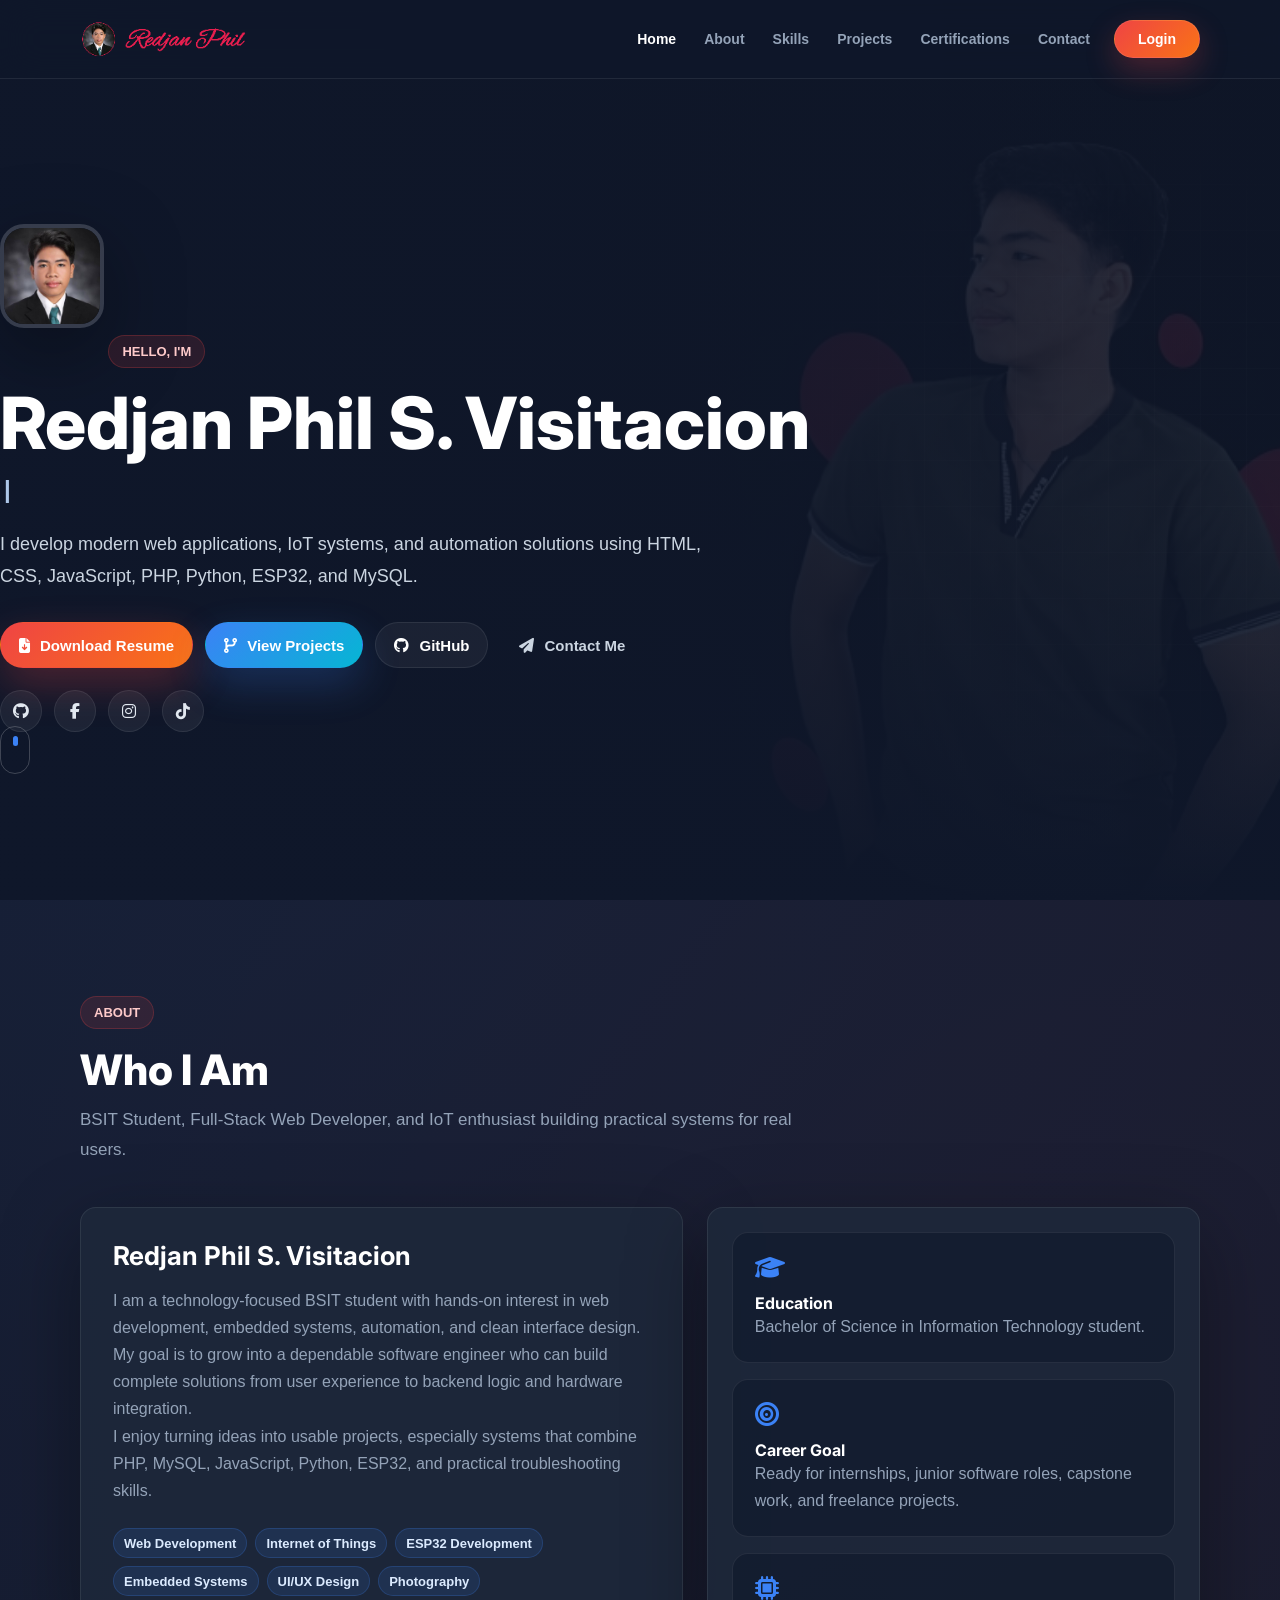
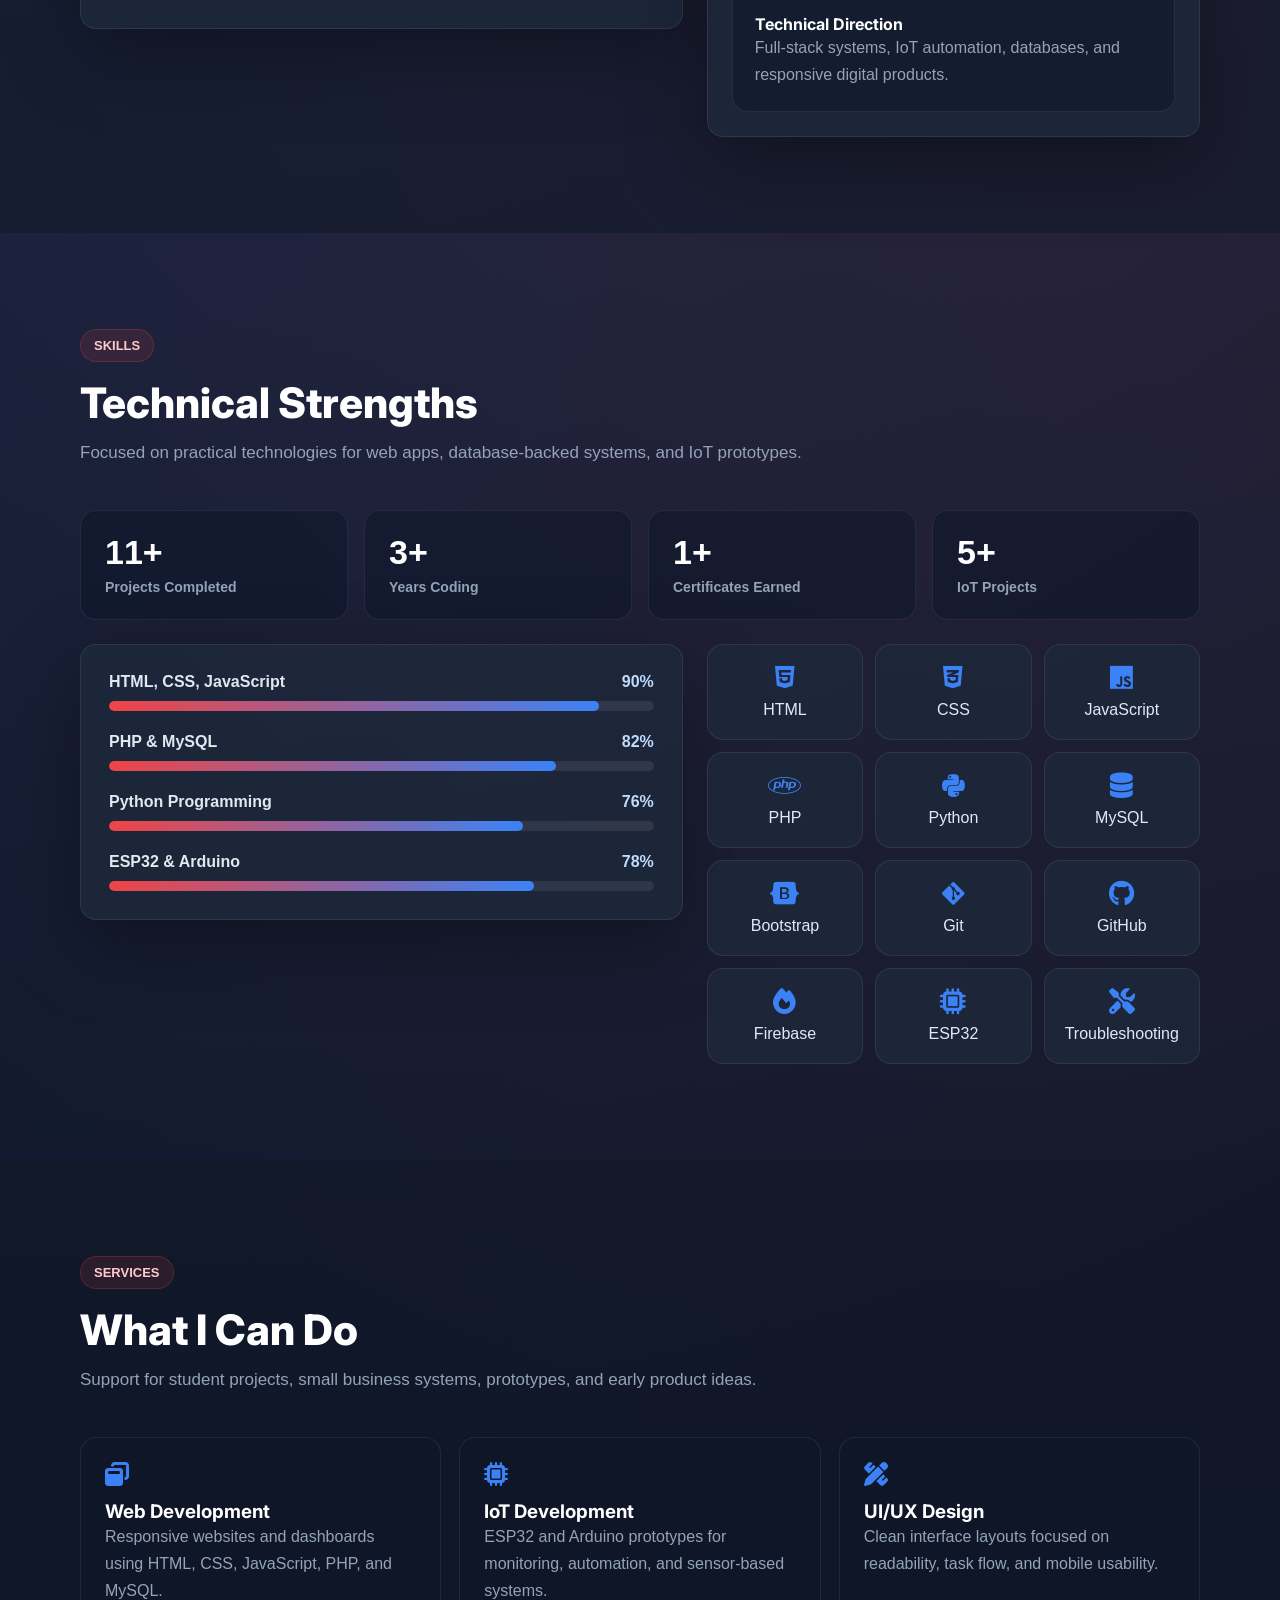
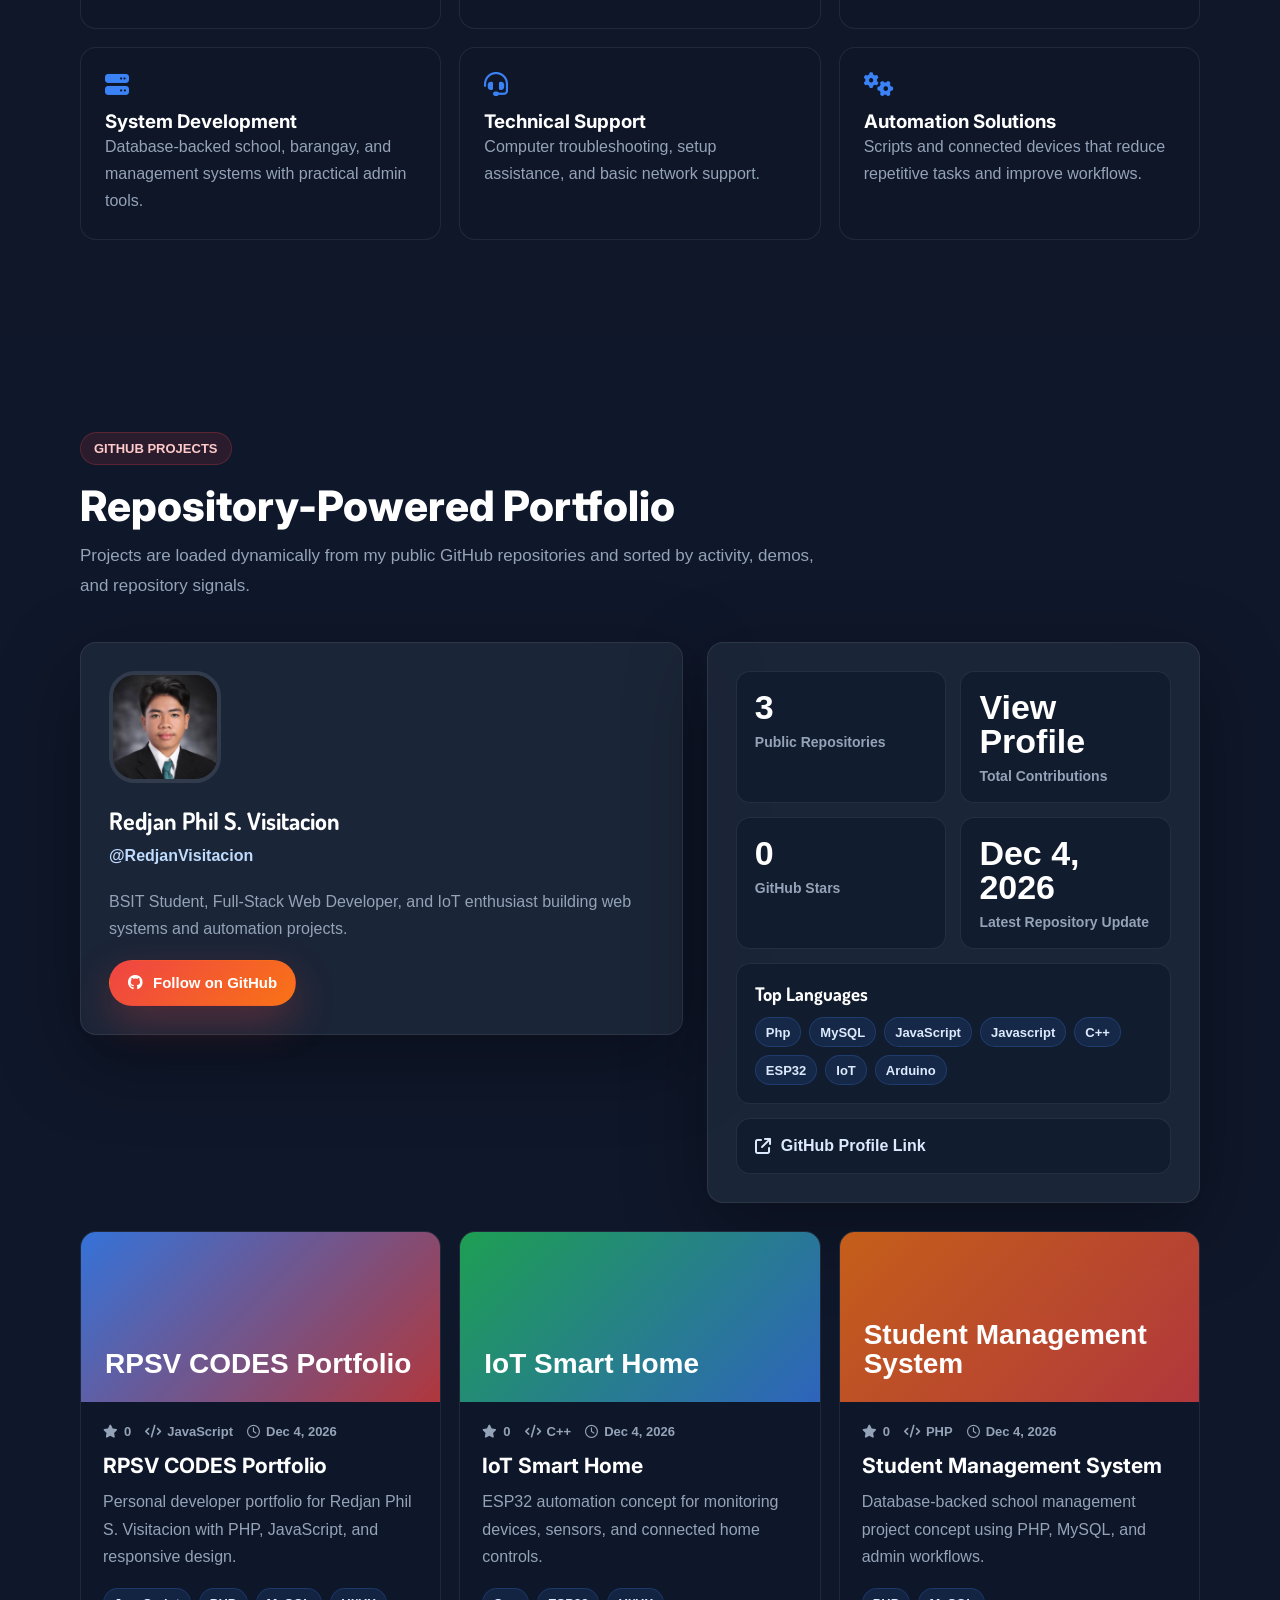
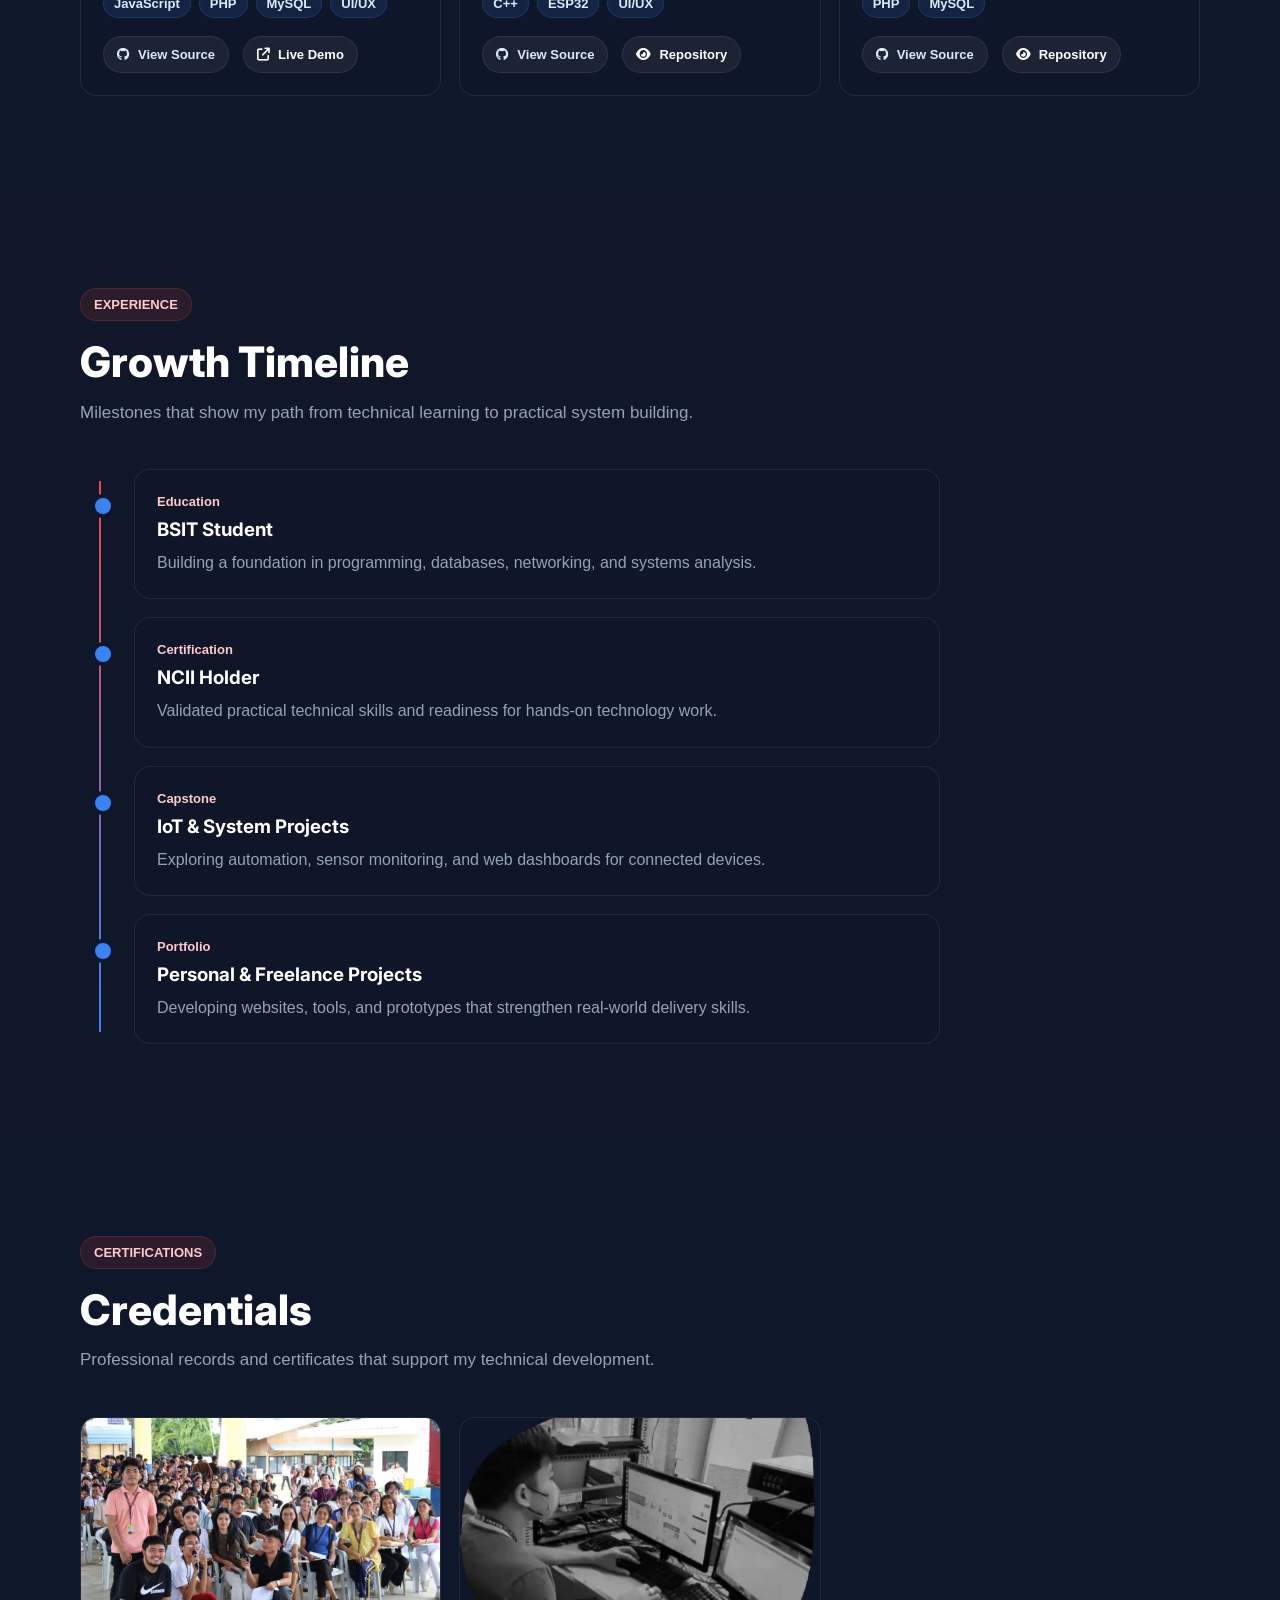
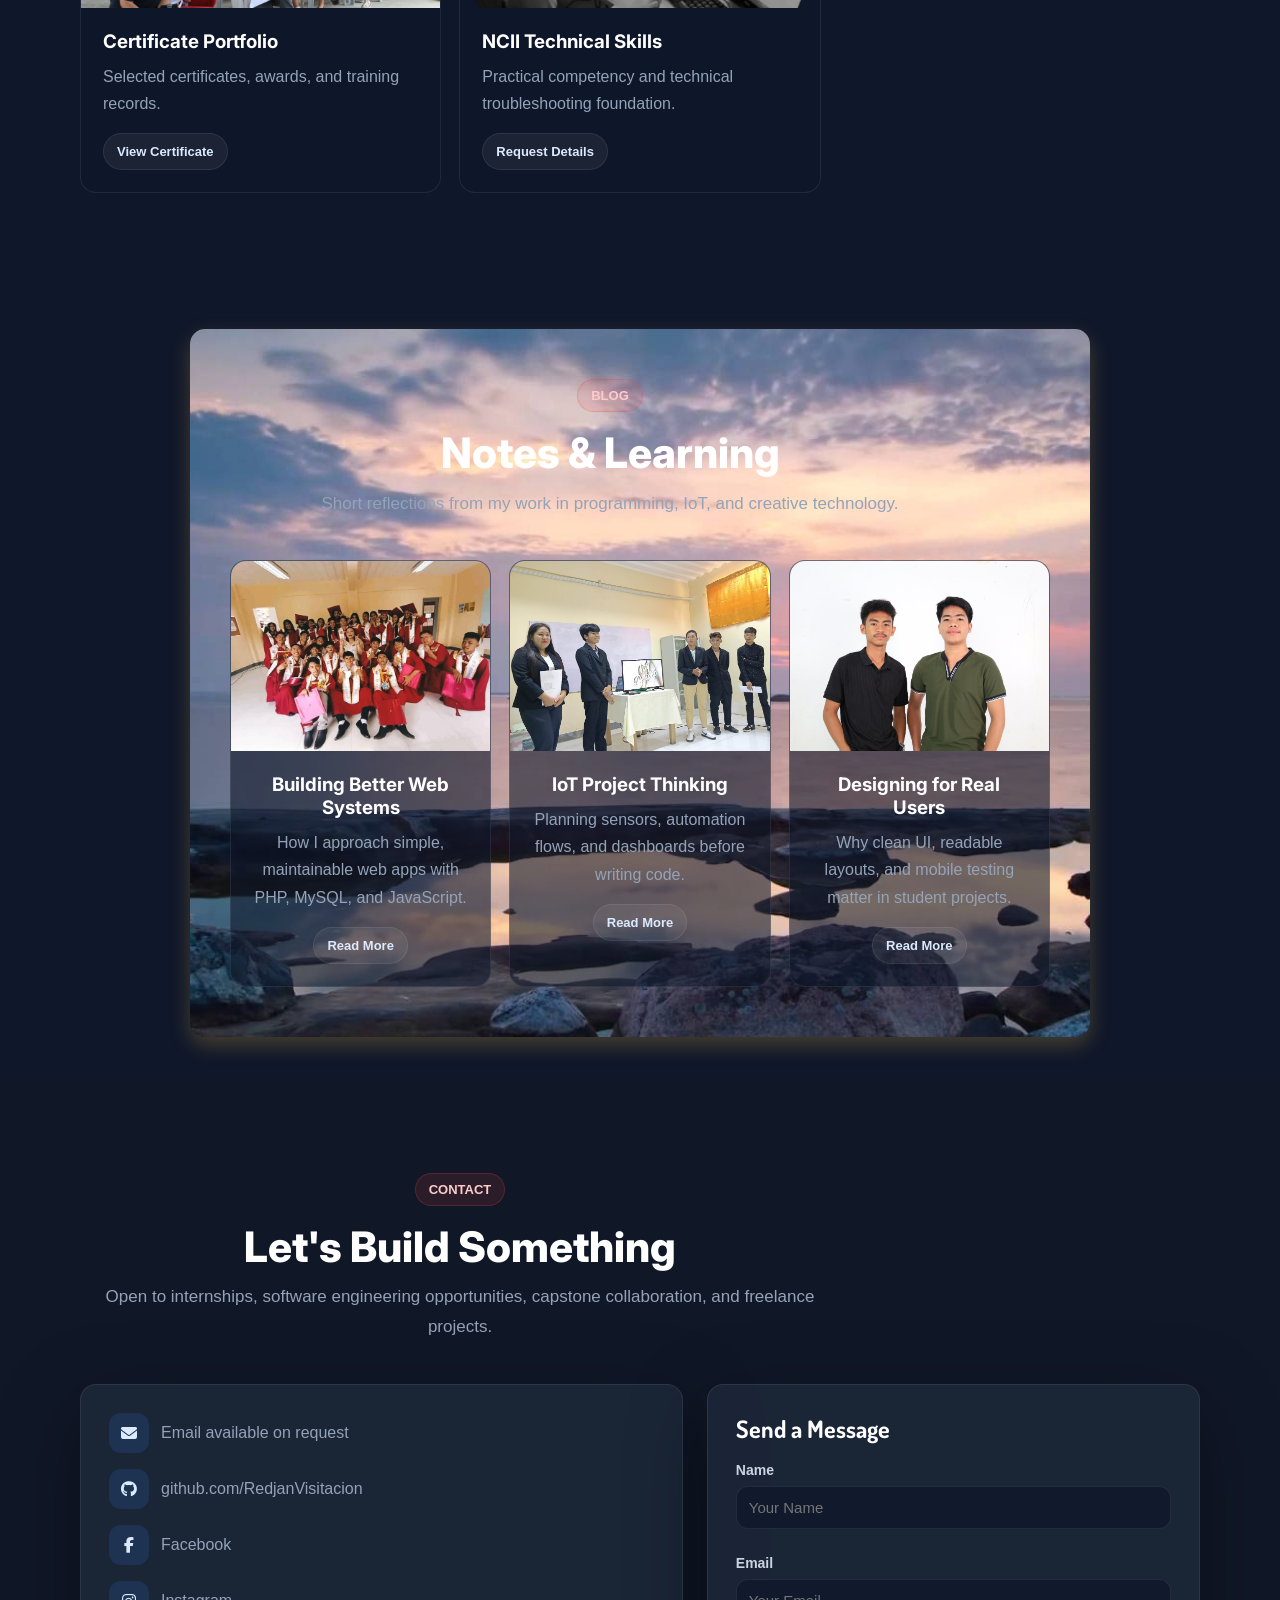
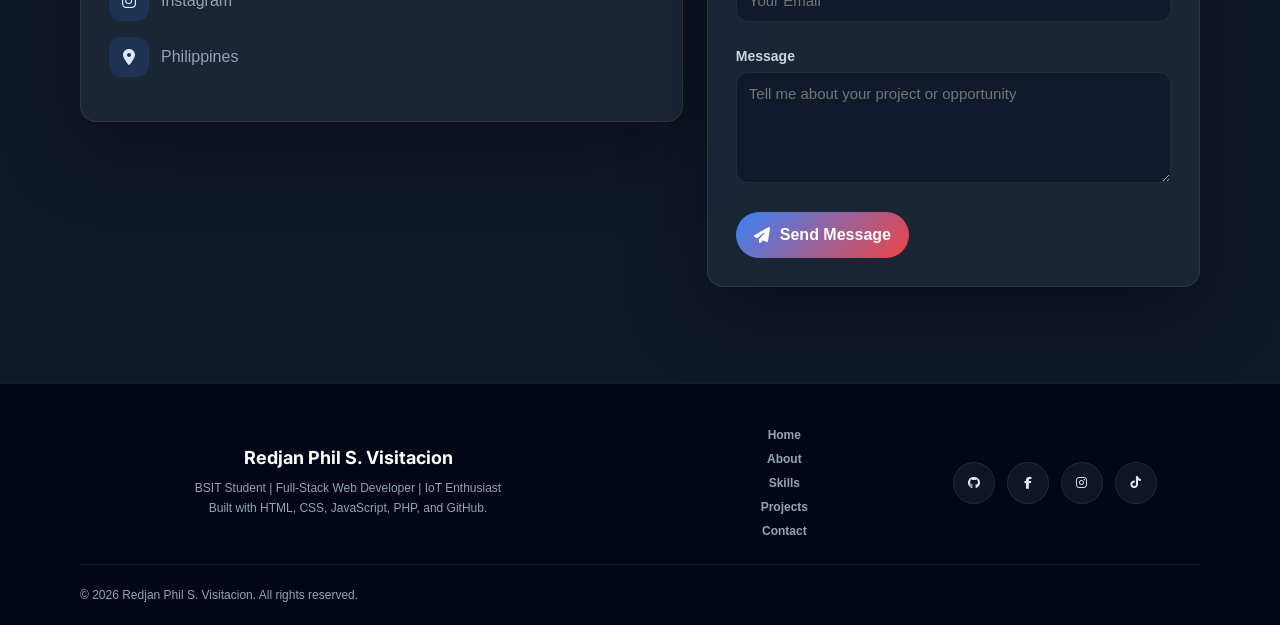
<file: index.html>
<!DOCTYPE html>
<html lang="en">
<head>
    <style>
    .dot{
        color: white;
    }
    /* Hash-route overlay for Login */
    html.route-login,
    html.route-login body { height: 100%; overflow: hidden; }
    html.route-login body > :not(#route-login-overlay) { visibility: hidden; }
    #route-login-overlay { position: fixed; inset: 0; z-index: 9999; display: none; background: #000; overflow: hidden; }
    html.route-login #route-login-overlay { display: block; }
    #route-login-overlay iframe { width: 100%; height: 100%; border: 0; display: block; }
</style>
    <script>
      if (location.hash === '#login' || location.hash === '#/login') {
        location.replace('c/6fa3f52ec-a830-83ec-aeb0-a1b2fb7fd22d/');
      }
    </script>
    <meta charset="UTF-8">
    <meta http-equiv="X-UA-Compatible" content="IE=edge">
    <meta name="viewport" content="width=device-width, initial-scale=1.0">
    <meta name="description" content="Portfolio of Redjan Phil S. Visitacion, BSIT student, full-stack web developer, and IoT enthusiast.">
    <title>Redjan Phil S. Visitacion | Developer Portfolio</title>
    <link rel="icon" href="img/icon.png">
    <link rel="preconnect" href="https://fonts.googleapis.com">
    <link rel="preconnect" href="https://fonts.gstatic.com" crossorigin>
    <link rel="stylesheet" href="https://cdnjs.cloudflare.com/ajax/libs/font-awesome/6.3.0/css/all.min.css">
    <link rel="stylesheet" href="css/styles.css?v=20260627b">
    <link rel="stylesheet" href="css/portfolio.css?v=20260628a">
</head>
<body>
    <div class="header">
        <div class="contanier">
            <i id="btnMenu" class="fa-solid fa-bars" aria-label="Open menu"></i>
            <nav>
                <a class="brand-link" href="#home" aria-label="Redjan Phil home">
                    <img src="img/logo.png" alt="Redjan Phil logo">
                </a>
                <div class="nav-links">
                    <a href="#home" class="active">Home</a>
                    <a href="#about">About</a>
                    <a href="#skills">Skills</a>
                    <a href="#projects">Projects</a>
                    <a href="#certifications">Certifications</a>
                    <a href="#Contacts">Contact</a>
                    <a href="c/6fa3f52ec-a830-83ec-aeb0-a1b2fb7fd22d/" class="nav-login-link" target="_blank" rel="noopener noreferrer">Login</a>
                </div>
            </nav>
        </div>
    </div>

    <main>
        <section class="home portfolio-hero" id="home" aria-label="Portfolio hero">
            <img class="hero-background" src="img/bg.jpg" alt="">
            <div class="hero-shade"></div>
            <div class="contanier hero-content">
                <img class="hero-avatar" src="img/profile.jpg" alt="Redjan Phil S. Visitacion">
                <p class="eyebrow">Hello, I'm</p>
                <h1>Redjan Phil S. Visitacion</h1>
                <p class="typed-roles"><span id="typed"></span><span class="cursor">|</span></p>
                <p class="hero-summary">
                    I develop modern web applications, IoT systems, and automation solutions using HTML, CSS,
                    JavaScript, PHP, Python, ESP32, and MySQL.
                </p>
                <div class="hero-actions" aria-label="Primary portfolio actions">
                    <a class="btn btn-primary" href="https://redjanvisitacion.github.io/Curriculum-Vitae/" target="_blank" rel="noopener noreferrer">
                        <i class="fa-solid fa-file-arrow-down"></i>
                        <span>Download Resume</span>
                    </a>
                    <a class="btn btn-secondary" href="#projects">
                        <i class="fa-solid fa-code-branch"></i>
                        <span>View Projects</span>
                    </a>
                    <a class="btn btn-outline" href="https://github.com/RedjanVisitacion" target="_blank" rel="noopener noreferrer">
                        <i class="fa-brands fa-github"></i>
                        <span>GitHub</span>
                    </a>
                    <a class="btn btn-ghost" href="#Contacts">
                        <i class="fa-solid fa-paper-plane"></i>
                        <span>Contact Me</span>
                    </a>
                </div>
                <div class="hero-socials" aria-label="Social links">
                    <a href="https://github.com/RedjanVisitacion" target="_blank" rel="noopener noreferrer" aria-label="GitHub">
                        <i class="fa-brands fa-github"></i>
                    </a>
                    <a href="https://web.facebook.com/zedjan.zedjan.3" target="_blank" rel="noopener noreferrer" aria-label="Facebook">
                        <i class="fa-brands fa-facebook-f"></i>
                    </a>
                    <a href="https://www.instagram.com/redjanphilsvisitacion?igsh=MXF2c2t5ZGttanJjeA==" target="_blank" rel="noopener noreferrer" aria-label="Instagram">
                        <i class="fa-brands fa-instagram"></i>
                    </a>
                    <a href="https://www.tiktok.com/@rpsv_codes?_t=8k15sq4ZSew&_r=1" target="_blank" rel="noopener noreferrer" aria-label="TikTok">
                        <i class="fa-brands fa-tiktok"></i>
                    </a>
                </div>
                <a class="scroll-indicator" href="#about" aria-label="Scroll to about">
                    <span></span>
                </a>
            </div>
        </section>

        <section class="about portfolio-section" id="about">
            <div class="contanier">
                <div class="section-heading">
                    <span>About</span>
                    <h2>Who I Am</h2>
                    <p>BSIT Student, Full-Stack Web Developer, and IoT enthusiast building practical systems for real users.</p>
                </div>
                <div class="about-grid">
                    <div class="about-copy">
                        <h3>Redjan Phil S. Visitacion</h3>
                        <p>
                            I am a technology-focused BSIT student with hands-on interest in web development,
                            embedded systems, automation, and clean interface design. My goal is to grow into a
                            dependable software engineer who can build complete solutions from user experience to
                            backend logic and hardware integration.
                        </p>
                        <p>
                            I enjoy turning ideas into usable projects, especially systems that combine PHP,
                            MySQL, JavaScript, Python, ESP32, and practical troubleshooting skills.
                        </p>
                        <div class="focus-list">
                            <span>Web Development</span>
                            <span>Internet of Things</span>
                            <span>ESP32 Development</span>
                            <span>Embedded Systems</span>
                            <span>UI/UX Design</span>
                            <span>Photography</span>
                        </div>
                    </div>
                    <div class="about-panel">
                        <div>
                            <i class="fa-solid fa-graduation-cap"></i>
                            <h4>Education</h4>
                            <p>Bachelor of Science in Information Technology student.</p>
                        </div>
                        <div>
                            <i class="fa-solid fa-bullseye"></i>
                            <h4>Career Goal</h4>
                            <p>Ready for internships, junior software roles, capstone work, and freelance projects.</p>
                        </div>
                        <div>
                            <i class="fa-solid fa-microchip"></i>
                            <h4>Technical Direction</h4>
                            <p>Full-stack systems, IoT automation, databases, and responsive digital products.</p>
                        </div>
                    </div>
                </div>
            </div>
        </section>

        <section class="skills-section portfolio-section" id="skills">
            <div class="contanier">
                <div class="section-heading">
                    <span>Skills</span>
                    <h2>Technical Strengths</h2>
                    <p>Focused on practical technologies for web apps, database-backed systems, and IoT prototypes.</p>
                </div>

                <div class="stats-grid">
                    <div class="metric-card">
                        <strong class="stat-value" data-count="12" data-suffix="+">0</strong>
                        <span>Projects Completed</span>
                    </div>
                    <div class="metric-card">
                        <strong class="stat-value" data-count="3" data-suffix="+">0</strong>
                        <span>Years Coding</span>
                    </div>
                    <div class="metric-card">
                        <strong class="stat-value" data-count="1" data-suffix="+">0</strong>
                        <span>Certificates Earned</span>
                    </div>
                    <div class="metric-card">
                        <strong class="stat-value" data-count="5" data-suffix="+">0</strong>
                        <span>IoT Projects</span>
                    </div>
                </div>

                <div class="skills-layout">
                    <div class="skill-list">
                        <div class="skill-row">
                            <div><span>HTML, CSS, JavaScript</span><strong>90%</strong></div>
                            <div class="progress"><div class="progress-bar" style="width: 90%;"></div></div>
                        </div>
                        <div class="skill-row">
                            <div><span>PHP & MySQL</span><strong>82%</strong></div>
                            <div class="progress"><div class="progress-bar" style="width: 82%;"></div></div>
                        </div>
                        <div class="skill-row">
                            <div><span>Python Programming</span><strong>76%</strong></div>
                            <div class="progress"><div class="progress-bar" style="width: 76%;"></div></div>
                        </div>
                        <div class="skill-row">
                            <div><span>ESP32 & Arduino</span><strong>78%</strong></div>
                            <div class="progress"><div class="progress-bar" style="width: 78%;"></div></div>
                        </div>
                    </div>
                    <div class="tech-grid" aria-label="Technology stack">
                        <div class="tech-card"><i class="fa-brands fa-html5"></i><span>HTML</span></div>
                        <div class="tech-card"><i class="fa-brands fa-css3-alt"></i><span>CSS</span></div>
                        <div class="tech-card"><i class="fa-brands fa-js"></i><span>JavaScript</span></div>
                        <div class="tech-card"><i class="fa-brands fa-php"></i><span>PHP</span></div>
                        <div class="tech-card"><i class="fa-brands fa-python"></i><span>Python</span></div>
                        <div class="tech-card"><i class="fa-solid fa-database"></i><span>MySQL</span></div>
                        <div class="tech-card"><i class="fa-brands fa-bootstrap"></i><span>Bootstrap</span></div>
                        <div class="tech-card"><i class="fa-brands fa-git-alt"></i><span>Git</span></div>
                        <div class="tech-card"><i class="fa-brands fa-github"></i><span>GitHub</span></div>
                        <div class="tech-card"><i class="fa-solid fa-fire"></i><span>Firebase</span></div>
                        <div class="tech-card"><i class="fa-solid fa-microchip"></i><span>ESP32</span></div>
                        <div class="tech-card"><i class="fa-solid fa-screwdriver-wrench"></i><span>Troubleshooting</span></div>
                    </div>
                </div>
            </div>
        </section>

        <section class="services-section portfolio-section" id="services">
            <div class="contanier">
                <div class="section-heading">
                    <span>Services</span>
                    <h2>What I Can Do</h2>
                    <p>Support for student projects, small business systems, prototypes, and early product ideas.</p>
                </div>
                <div class="services-grid">
                    <article class="service-card">
                        <i class="fa-solid fa-window-restore"></i>
                        <h3>Web Development</h3>
                        <p>Responsive websites and dashboards using HTML, CSS, JavaScript, PHP, and MySQL.</p>
                    </article>
                    <article class="service-card">
                        <i class="fa-solid fa-microchip"></i>
                        <h3>IoT Development</h3>
                        <p>ESP32 and Arduino prototypes for monitoring, automation, and sensor-based systems.</p>
                    </article>
                    <article class="service-card">
                        <i class="fa-solid fa-pen-ruler"></i>
                        <h3>UI/UX Design</h3>
                        <p>Clean interface layouts focused on readability, task flow, and mobile usability.</p>
                    </article>
                    <article class="service-card">
                        <i class="fa-solid fa-server"></i>
                        <h3>System Development</h3>
                        <p>Database-backed school, barangay, and management systems with practical admin tools.</p>
                    </article>
                    <article class="service-card">
                        <i class="fa-solid fa-headset"></i>
                        <h3>Technical Support</h3>
                        <p>Computer troubleshooting, setup assistance, and basic network support.</p>
                    </article>
                    <article class="service-card">
                        <i class="fa-solid fa-gears"></i>
                        <h3>Automation Solutions</h3>
                        <p>Scripts and connected devices that reduce repetitive tasks and improve workflows.</p>
                    </article>
                </div>
            </div>
        </section>

        <section class="github-showcase portfolio-section" id="projects">
            <div class="contanier">
                <div class="section-heading">
                    <span>GitHub Projects</span>
                    <h2>Repository-Powered Portfolio</h2>
                    <p>Projects are loaded dynamically from my public GitHub repositories and sorted by activity, demos, and repository signals.</p>
                </div>

                <div class="github-layout">
                    <aside class="github-profile-card" aria-label="GitHub profile card">
                        <img id="githubAvatar" src="img/profile.jpg" alt="Redjan Phil S. Visitacion profile picture">
                        <h3 id="githubName">Redjan Phil S. Visitacion</h3>
                        <p class="github-username">@RedjanVisitacion</p>
                        <p id="githubBio">BSIT Student, Full-Stack Web Developer, and IoT enthusiast building web systems and automation projects.</p>
                        <a class="btn btn-primary" href="https://github.com/RedjanVisitacion" target="_blank" rel="noopener noreferrer">
                            <i class="fa-brands fa-github"></i>
                            <span>Follow on GitHub</span>
                        </a>
                    </aside>

                    <div class="github-dashboard" aria-label="GitHub profile statistics">
                        <div class="github-stat">
                            <strong id="githubRepoCount">--</strong>
                            <span>Public Repositories</span>
                        </div>
                        <div class="github-stat">
                            <strong id="githubContributionCount">--</strong>
                            <span>Total Contributions</span>
                        </div>
                        <div class="github-stat">
                            <strong id="githubStarsCount">--</strong>
                            <span>GitHub Stars</span>
                        </div>
                        <div class="github-stat">
                            <strong id="githubUpdatedAt">--</strong>
                            <span>Latest Repository Update</span>
                        </div>
                        <div class="language-dashboard">
                            <h3>Top Languages</h3>
                            <div id="githubTopLanguages" class="language-pills">
                                <span>Loading...</span>
                            </div>
                        </div>
                        <a class="profile-link" href="https://github.com/RedjanVisitacion" target="_blank" rel="noopener noreferrer">
                            <i class="fa-solid fa-arrow-up-right-from-square"></i>
                            <span>GitHub Profile Link</span>
                        </a>
                    </div>
                </div>

                <div id="githubProjects" class="projects-grid" aria-live="polite">
                    <article class="project-card skeleton-card">
                        <div class="project-thumb"></div>
                        <div class="project-body">
                            <span></span>
                            <h3>Loading GitHub projects...</h3>
                            <p>Fetching repositories from GitHub.</p>
                        </div>
                    </article>
                </div>
            </div>
        </section>

        <section class="timeline-section portfolio-section" id="experience">
            <div class="contanier">
                <div class="section-heading">
                    <span>Experience</span>
                    <h2>Growth Timeline</h2>
                    <p>Milestones that show my path from technical learning to practical system building.</p>
                </div>
                <div class="timeline">
                    <article class="timeline-item">
                        <span>Education</span>
                        <h3>BSIT Student</h3>
                        <p>Building a foundation in programming, databases, networking, and systems analysis.</p>
                    </article>
                    <article class="timeline-item">
                        <span>Certification</span>
                        <h3>NCII Holder</h3>
                        <p>Validated practical technical skills and readiness for hands-on technology work.</p>
                    </article>
                    <article class="timeline-item">
                        <span>Capstone</span>
                        <h3>IoT & System Projects</h3>
                        <p>Exploring automation, sensor monitoring, and web dashboards for connected devices.</p>
                    </article>
                    <article class="timeline-item">
                        <span>Portfolio</span>
                        <h3>Personal & Freelance Projects</h3>
                        <p>Developing websites, tools, and prototypes that strengthen real-world delivery skills.</p>
                    </article>
                </div>
            </div>
        </section>

        <section class="certifications-section portfolio-section" id="certifications">
            <div class="contanier">
                <div class="section-heading">
                    <span>Certifications</span>
                    <h2>Credentials</h2>
                    <p>Professional records and certificates that support my technical development.</p>
                </div>
                <div class="cert-grid">
                    <article class="cert-card">
                        <img src="img/red18.jpg" alt="Certificate preview" loading="lazy">
                        <div>
                            <h3>Certificate Portfolio</h3>
                            <p>Selected certificates, awards, and training records.</p>
                            <a class="text-link" href="c/b8d4f10a-19e6-4f43-965a-26f7b0b7f4c9/" target="_blank" rel="noopener noreferrer">
                                View Certificate
                            </a>
                        </div>
                    </article>
                    <article class="cert-card">
                        <img src="img/about.png" alt="Technical certification preview" loading="lazy">
                        <div>
                            <h3>NCII Technical Skills</h3>
                            <p>Practical competency and technical troubleshooting foundation.</p>
                            <a class="text-link" href="#Contacts">Request Details</a>
                        </div>
                    </article>
                </div>
            </div>
        </section>

        <section class="blog-section portfolio-section" id="Blog">
            <div class="contanier">
                <div class="section-heading">
                    <span>Blog</span>
                    <h2>Notes & Learning</h2>
                    <p>Short reflections from my work in programming, IoT, and creative technology.</p>
                </div>
                <div class="blog-grid">
                    <article class="blog-card">
                        <img src="img/red12.jpg" alt="Programming desk preview" loading="lazy">
                        <div>
                            <h3>Building Better Web Systems</h3>
                            <p>How I approach simple, maintainable web apps with PHP, MySQL, and JavaScript.</p>
                            <a class="text-link" href="#projects">Read More</a>
                        </div>
                    </article>
                    <article class="blog-card">
                        <img src="img/red15.jpg" alt="Technology project preview" loading="lazy">
                        <div>
                            <h3>IoT Project Thinking</h3>
                            <p>Planning sensors, automation flows, and dashboards before writing code.</p>
                            <a class="text-link" href="#projects">Read More</a>
                        </div>
                    </article>
                    <article class="blog-card">
                        <img src="img/red17.jpg" alt="Creative work preview" loading="lazy">
                        <div>
                            <h3>Designing for Real Users</h3>
                            <p>Why clean UI, readable layouts, and mobile testing matter in student projects.</p>
                            <a class="text-link" href="#Contacts">Read More</a>
                        </div>
                    </article>
                </div>
            </div>
        </section>

        <section class="Contacts portfolio-section" id="Contacts">
            <div class="contanier">
                <div class="section-heading">
                    <span>Contact</span>
                    <h2>Let's Build Something</h2>
                    <p>Open to internships, software engineering opportunities, capstone collaboration, and freelance projects.</p>
                </div>

                <div class="contact-grid">
                    <div class="contact-info">
                        <p><i class="fa-solid fa-envelope"></i><span>Email available on request</span></p>
                        <a href="https://github.com/RedjanVisitacion" target="_blank" rel="noopener noreferrer"><i class="fa-brands fa-github"></i><span>github.com/RedjanVisitacion</span></a>
                        <a href="https://web.facebook.com/zedjan.zedjan.3" target="_blank" rel="noopener noreferrer"><i class="fa-brands fa-facebook-f"></i><span>Facebook</span></a>
                        <a href="https://www.instagram.com/redjanphilsvisitacion?igsh=MXF2c2t5ZGttanJjeA==" target="_blank" rel="noopener noreferrer"><i class="fa-brands fa-instagram"></i><span>Instagram</span></a>
                        <p><i class="fa-solid fa-location-dot"></i><span>Philippines</span></p>
                    </div>

                    <div class="contact-form">
                        <h3>Send a Message</h3>
                        <form method="POST" action="#" onsubmit="return false;">
                            <label>
                                <span>Name</span>
                                <input type="text" name="name" placeholder="Your Name" required>
                            </label>
                            <label>
                                <span>Email</span>
                                <input type="email" name="email" placeholder="Your Email" required>
                            </label>
                            <label>
                                <span>Message</span>
                                <textarea name="message" placeholder="Tell me about your project or opportunity" rows="5" required></textarea>
                            </label>
                            <button type="button" id="sendMessageBtn">
                                <i class="fa-solid fa-paper-plane"></i>
                                <span>Send Message</span>
                            </button>
                        </form>
                    </div>
                </div>
            </div>
        </section>
    </main>

    <footer class="portfolio-footer">
        <div class="contanier footer-grid">
            <div>
                <h2>Redjan Phil S. Visitacion</h2>
                <p>BSIT Student | Full-Stack Web Developer | IoT Enthusiast</p>
                <p>Built with HTML, CSS, JavaScript, PHP, and GitHub.</p>
            </div>
            <div class="footer-links">
                <a href="#home">Home</a>
                <a href="#about">About</a>
                <a href="#skills">Skills</a>
                <a href="#projects">Projects</a>
                <a href="#Contacts">Contact</a>
            </div>
            <div class="footer-socials">
                <a href="https://github.com/RedjanVisitacion" target="_blank" rel="noopener noreferrer" aria-label="GitHub"><i class="fa-brands fa-github"></i></a>
                <a href="https://web.facebook.com/zedjan.zedjan.3" target="_blank" rel="noopener noreferrer" aria-label="Facebook"><i class="fa-brands fa-facebook-f"></i></a>
                <a href="https://www.instagram.com/redjanphilsvisitacion?igsh=MXF2c2t5ZGttanJjeA==" target="_blank" rel="noopener noreferrer" aria-label="Instagram"><i class="fa-brands fa-instagram"></i></a>
                <a href="https://www.tiktok.com/@rpsv_codes?_t=8k15sq4ZSew&_r=1" target="_blank" rel="noopener noreferrer" aria-label="TikTok"><i class="fa-brands fa-tiktok"></i></a>
            </div>
        </div>
        <p class="copyright">&copy; 2026 Redjan Phil S. Visitacion. All rights reserved.</p>
    </footer>

    <!-- Hash-route: login overlay -->
    <div id="route-login-overlay">
        <iframe id="route-login-frame" src="about:blank" title="Login"></iframe>
    </div>

    <script src="function/main.js?v=20260628a"></script>
    <script src="function/github-projects.js?v=20260628a"></script>
    <script>
      (function(){
        function updateRoute(){
          var hash = location.hash;
          var overlay = document.getElementById('route-login-overlay');
          var frame = document.getElementById('route-login-frame');
          if(!overlay || !frame) return;
          var isLogin = (hash === '#login' || hash === '#/login');
          if(isLogin){
            location.replace('c/6fa3f52ec-a830-83ec-aeb0-a1b2fb7fd22d/');
            return;
          } else {
            document.documentElement.classList.remove('route-login');
            overlay.style.display = 'none';
            frame.src = 'about:blank';
            frame.dataset.loaded = '0';
          }
        }
        window.addEventListener('hashchange', updateRoute);
        window.addEventListener('load', updateRoute);
      })();
    </script>
</body>
</html>
</file>
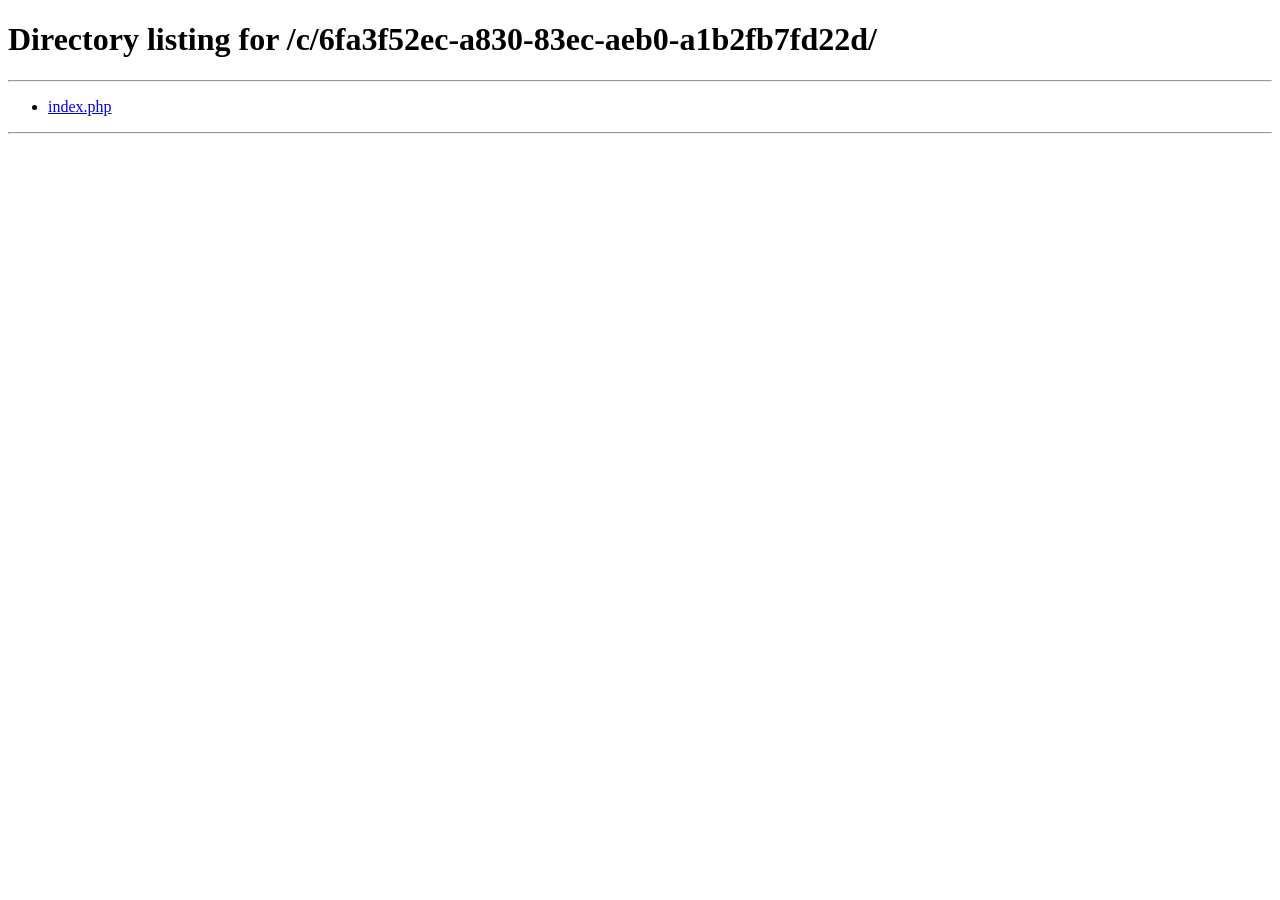
<file: html/Login.html>
﻿<!DOCTYPE html>
<html lang="en">
<head>
  <meta charset="UTF-8">
  <meta name="viewport" content="width=device-width, initial-scale=1.0">
  <link rel="stylesheet" href="/css/styles.css">
  <link href='https://unpkg.com/boxicons@2.1.4/css/boxicons.min.css' rel='stylesheet'>
  <link rel="icon" href="/img/icon.png">
  <title>REDJAN Page â€“ Login & Register</title>
  <style>
    html {
      width: 100%;
      height: 100%;
      overflow: hidden;
    }
    html:has(#body),
    #body {
      width: 100%;
      height: 100%;
      overflow: hidden;
    }
    #body {
      display: flex;
      justify-content: center;
      align-items: center;
      min-height: 100svh;
      padding: 24px;
      background: #111 url("/img/bgLog.png") center center / cover no-repeat fixed;
      font-family: 'Inter', 'Poppins', Arial, sans-serif;
    }
    .hidden {
      display: none !important;
    }
    .wrapper {
      width: 400px;
      max-width: min(400px, 100%);
      max-height: calc(100svh - 48px);
      overflow-y: auto;
      scrollbar-width: none;
      color: white;
      padding: 30px;
      border-radius: 12px;
      text-align: center;
      box-shadow: 0 0 10px rgba(0, 0, 0, 0.2);
      backdrop-filter: blur(10px);
    }
    .wrapper::-webkit-scrollbar {
      display: none;
    }
    .wrapper h1 {
      font-size: 30px;
      margin-bottom: 20px;
    }
    .login,
    .register {
      color: white;
      font-family: Georgia, 'Times New Roman', Times, serif;
    }
    .wrapper .input-box {
      position: relative;
      width: 100%;
      margin: 20px 0;
    }
    .input-box input {
      width: 100%;
      height: 50px;
      background: transparent;
      border: 2px solid rgba(255, 255, 255, 0.5);
      border-radius: 30px;
      font-size: 16px;
      color: white;
      padding: 15px 45px 15px 20px;
      transition: 0.3s;
    }
    .input-box input::placeholder {
      color: rgba(255, 255, 255, 0.7);
    }
    .input-box input:focus {
      border-color: white;
      box-shadow: 0 0 8px rgba(255, 255, 255, 0.5);
      outline: none;
    }
    .input-box i {
      position: absolute;
      right: 23px;
      top: 50%;
      transform: translateY(-50%);
      font-size: 20px;
      color: white;
    }
    .remember-forgot {
      display: flex;
      justify-content: space-between;
      align-items: center;
      gap: 12px;
      font-size: 14px;
      margin: 15px 0;
      flex-wrap: wrap;
    }
    .remember-forgot label {
      display: inline-flex;
      align-items: center;
      gap: 4px;
      white-space: nowrap;
    }
    .remember-forgot a {
      color: skyblue;
      text-decoration: none;
    }
    .remember-forgot a:hover {
      text-decoration: underline;
    }
    .wrapper .btn {
      width: 100%;
      height: 50px;
      background: #d42744;
      border: none;
      border-radius: 30px;
      font-size: 18px;
      font-weight: bold;
      color: white;
      cursor: pointer;
      transition: 0.3s;
    }
    .wrapper .btn:hover {
      background: skyblue;
      box-shadow: 0 0 8px rgba(255, 165, 0, 0.7);
    }
    .register-link {
      margin-top: 20px;
      font-size: 14px;
    }
    .register-link a {
      color: #f1c40f;
      font-weight: bold;
      text-decoration: none;
    }
    .register-link a:hover {
      text-decoration: underline;
    }
    .modal-backdrop{position:fixed;inset:0;background:rgba(0,0,0,.45);display:flex;align-items:center;justify-content:center;z-index:50}
    .modal-card{width:92%;max-width:440px;background:#fff;border-radius:12px;box-shadow:0 10px 25px rgba(0,0,0,.2);overflow:hidden}
    .modal-head{padding:14px 18px;border-bottom:1px solid #f0f2f7}
    .modal-head h3{margin:0;font-size:18px}
    .modal-body{padding:18px}
    .modal-actions{display:flex;gap:10px;justify-content:flex-end;padding:12px 18px;border-top:1px solid #f0f2f7}
    .input{width:100%;padding:10px 12px;border:1px solid #e5e7eb;border-radius:8px;font-size:14px}
    .btn-sm{padding:8px 14px;border-radius:8px;border:none;cursor:pointer;background:#dc2626;color:#fff}
    .btn-secondary{background:#f3f4f6;color:#111}
    @media (max-width: 450px) {
      #body {
        padding: 18px;
      }
      .wrapper {
        width: 100%;
        padding: 20px;
      }
    }
  </style>
</head>
<body id="body">
  <div class="wrapper">
    <!-- LOGIN FORM -->
    <form id="loginForm" onsubmit="login(event)">
      <h1 class="login">Login</h1>
      <div class="input-box">
        <input type="text" id="loginUsername" name="username" placeholder="Username" required>
        <i class='bx bxs-user'></i>
      </div>

  <!-- FORGOT PASSWORD MODAL -->
  <div id="forgotModal" class="modal-backdrop hidden">
    <div class="modal-card">
      <div class="modal-head"><h3>Reset password</h3></div>
      <div class="modal-body">
        <p style="margin:0 0 10px;color:#374151;font-size:14px">Enter your account email and we'll send you a reset link.</p>
        <input id="fpEmail" class="input" type="email" placeholder="Email" style="margin:0 0 10px">
        <p id="fpMsg" style="margin:10px 0 0;color:#6b7280;font-size:13px"></p>
      </div>
      <div class="modal-actions">
        <button type="button" class="btn-sm btn-secondary" onclick="closeForgot()">Close</button>
        <button type="button" class="btn-sm" onclick="submitForgot()">Send link</button>
      </div>
    </div>
  </div>
      <div class="input-box">
        <input type="password" id="loginPassword" name="password" placeholder="Password" required>
        <i class='bx bxs-lock-alt'></i>
      </div>
      <div class="remember-forgot">
        <label><input type="checkbox" id="rememberMe"> Remember me</label>
        <a href="#" onclick="openVerify('');return false;">Verify email</a>
        <a href="#" style="margin-left:10px" onclick="openForgot();return false;">Forgot password?</a>
      </div>
      <button type="submit" class="btn">Login</button>
      <div class="register-link">
        <p>Don't have an account? <a href="#" onclick="toggleForms()">Register</a></p>
      </div>
    </form>

    <!-- REGISTER FORM -->
    <form id="registerForm" class="hidden" onsubmit="register(event)">
      <h1 class="register">Register</h1>
      <div class="input-box">
        <input type="text" id="regUsername" name="username" placeholder="Username" required>
        <i class='bx bxs-user'></i>
      </div>
      <div class="input-box">
        <input type="email" id="regEmail" name="email" placeholder="Email" required>
        <i class='bx bxs-envelope'></i>
      </div>
      <div class="input-box">
        <input type="password" id="regPassword" name="password" placeholder="Password" required>
        <i class='bx bxs-lock-alt'></i>
      </div>
      <div class="input-box">
        <input type="password" id="regConfirmPassword" name="confirm_password" placeholder="Confirm Password" required>
        <i class='bx bxs-lock-alt'></i>
      </div>
      <button type="submit" class="btn">Register</button>
      <div class="register-link">
        <p>Already have an account? <a href="#" onclick="toggleForms()">Login</a></p>
      </div>
    </form>
  </div>

  <!-- VERIFY MODAL -->
  <div id="verifyModal" class="modal-backdrop hidden">
    <div class="modal-card">
      <div class="modal-head"><h3>Email verification</h3></div>
      <div class="modal-body">
        <p style="margin:0 0 10px;color:#374151;font-size:14px">We sent a 6â€‘digit code to <b id="verifyEmailLabel"></b>. Enter it below to verify your account.</p>
        <input id="verifyEmail" class="input" type="email" placeholder="Email" style="margin:0 0 10px">
        <input id="verifyCode" class="input" type="text" placeholder="Verification code" maxlength="6" inputmode="numeric">
        <p id="verifyMsg" style="margin:10px 0 0;color:#6b7280;font-size:13px"></p>
      </div>
      <div class="modal-actions">
        <button type="button" class="btn-sm btn-secondary" onclick="closeVerify()">Close</button>
        <button type="button" class="btn-sm" onclick="submitVerify()">Verify</button>
      </div>
    </div>
  </div>

  <script>
    function toggleForms() {
      document.getElementById("loginForm").classList.toggle("hidden");
      document.getElementById("registerForm").classList.toggle("hidden");
    }

    // Helpers
    function routeUrl(name, query){
      var ids = {
        login: '6fa3f52ec-a830-83ec-aeb0-a1b2fb7fd22d',
        verify: '8c9e7024-bb28-4aa5-9f41-1976d8a55d50',
        reset: '3d7bd58f-6c3d-4478-8325-a977d9d679f4'
      };
      var id = ids[name] || name;
      var path = location.pathname.replace(/\\/g, '/');
      var prefix = '';
      var cIndex = path.lastIndexOf('/c/');
      if (cIndex >= 0) {
        prefix = path.slice(0, cIndex + 3);
      } else {
        var htmlIndex = path.lastIndexOf('/html/');
        prefix = htmlIndex >= 0 ? path.slice(0, htmlIndex + 1) + 'c/' : path.replace(/[^\/]*$/, '') + 'c/';
      }
      return prefix + id + '/' + (query ? '?' + query : '');
    }
    (function canonicalizeLoginRoute(){
      if (/\/html\/Login\.html$/i.test(location.pathname)) {
        location.replace(routeUrl('login', location.search ? location.search.slice(1) : ''));
      }
    })();
    function safeParseJSON(txt){
      try { return JSON.parse(txt); } catch(e){}
      var cut = txt.indexOf('}{');
      if (cut > 0) { try { return JSON.parse(txt.slice(0, cut+1)); } catch(e){} }
      var s = txt.indexOf('{'); var e = txt.lastIndexOf('}');
      if (s >= 0 && e > s) { try { return JSON.parse(txt.slice(s, e+1)); } catch(err){} }
      return null;
    }
    function openVerify(email){
      var m = document.getElementById('verifyModal');
      document.getElementById('verifyEmail').value = email || '';
      document.getElementById('verifyEmailLabel').textContent = email || '';
      document.getElementById('verifyCode').value='';
      document.getElementById('verifyMsg').textContent='Code expires in 30 minutes.';
      m.classList.remove('hidden');
    }
    function closeVerify(){ document.getElementById('verifyModal').classList.add('hidden'); }

    function register(event) {
      event.preventDefault();
      const password = document.getElementById("regPassword").value;
      const confirmPassword = document.getElementById("regConfirmPassword").value;
      if (password !== confirmPassword) {
        alert("Passwords do not match!");
        return;
      }
      const form = document.getElementById("registerForm");
      const formData = new FormData(form);
      fetch(`../php/register.php?t=${Date.now()}`, { method: "POST", body: formData })
        .then(async r => {
          const txt = await r.text();
          const res = safeParseJSON(txt);
          if (!res) { alert(`Server error (${r.status}). ${txt.substring(0,200)}`); return; }
          const msg = res.message || (res.success ? "Registration successful!" : "Registration failed.");
          if (!res.success) { alert(res.hint ? `${msg} Details: ${res.hint}` : msg); return; }
          const email = document.getElementById('regEmail').value.trim();
          const vUrl = (res.verify_url && typeof res.verify_url === 'string') ? res.verify_url : '';
          const vTok = res.verify_token || '';
          if (vUrl) { window.top.location.href = vUrl; return; }
          if (vTok) {
            window.top.location.href = routeUrl('verify', 'token=' + encodeURIComponent(vTok));
            return;
          }
          openVerify(email);
        })
        .catch(e => alert(`Network error: ${e.message || e}`));
    }

    function login(event) {
      event.preventDefault();
      const form = document.getElementById("loginForm");
      const formData = new FormData(form);
      fetch(`../php/login.php?t=${Date.now()}`, { method: "POST", body: formData })
        .then(async r => {
          const txt = await r.text();
          const res = safeParseJSON(txt);
          if (!res) { alert(`Server error (${r.status}). ${txt.substring(0,200)}`); return; }
          if (res.success) {
            try{
              var cb = document.getElementById('rememberMe');
              if (cb && cb.checked) {
                localStorage.setItem('rpsv_remember_username', document.getElementById('loginUsername').value.trim());
                localStorage.setItem('rpsv_remember','1');
              } else {
                localStorage.removeItem('rpsv_remember_username');
                localStorage.removeItem('rpsv_remember');
              }
            }catch(e){}
            if (res.role === 'admin') {
              window.location.href = "../php/admin.php";
            } else {
              window.location.href = "../php/user.php";
            }
          } else {
            const msg = res.message || "Invalid username or password.";
            alert(res.hint ? `${msg} Details: ${res.hint}` : msg);
          }
        })
        .catch(e => alert(`Network error: ${e.message || e}`));
    }

    function submitVerify(){
      const email = document.getElementById('verifyEmail').value.trim();
      const code = document.getElementById('verifyCode').value.trim();
      if (!email || !code) { document.getElementById('verifyMsg').textContent = 'Email and code are required.'; return; }
      const body = new URLSearchParams(); body.set('email', email); body.set('code', code);
      fetch(`../php/verify_email.php?t=${Date.now()}`, { method:'POST', headers:{'Content-Type':'application/x-www-form-urlencoded'}, body: body.toString() })
        .then(async r => { const txt = await r.text(); const res = safeParseJSON(txt);
          if (!res) { document.getElementById('verifyMsg').textContent = `Server error (${r.status}).`; return; }
          document.getElementById('verifyMsg').textContent = res.message || (res.success ? 'Verified!' : 'Verification failed.');
          if (res.success) { setTimeout(() => { closeVerify(); toggleForms(); }, 800); }
        })
        .catch(e => { document.getElementById('verifyMsg').textContent = `Network error: ${e.message || e}`; });
    }

    // Forgot Password modal handlers
    function openForgot(){
      var m = document.getElementById('forgotModal');
      document.getElementById('fpEmail').value = '';
      document.getElementById('fpMsg').textContent = '';
      m.classList.remove('hidden');
    }
    function closeForgot(){ document.getElementById('forgotModal').classList.add('hidden'); }
    function submitForgot(){
      var email = document.getElementById('fpEmail').value.trim();
      if (!email) { document.getElementById('fpMsg').textContent = 'Email is required.'; return; }
      var body = new URLSearchParams(); body.set('action','request'); body.set('email', email);
      fetch(`../php/password_reset.php?t=${Date.now()}`, { method:'POST', headers:{'Content-Type':'application/x-www-form-urlencoded'}, body: body.toString() })
        .then(async r => { const txt = await r.text(); const res = safeParseJSON(txt); document.getElementById('fpMsg').textContent = res && res.message ? res.message : 'If that email exists, a reset link will be sent.'; })
        .catch(e => { document.getElementById('fpMsg').textContent = `Network error: ${e.message || e}`; });
    }

    (function(){
      var el = document.getElementById('body');
      if(!el) return;
      var urls = ['../php/site_config.php?action=get&keys=login_bg,home_bg','/php/site_config.php?action=get&keys=login_bg,home_bg','/VISITACION-LANDING-PAGE/php/site_config.php?action=get&keys=login_bg,home_bg'];
      (async function(){
        var res = null;
        for (var i=0;i<urls.length;i++){
          try{ var r = await fetch(urls[i], { credentials: 'same-origin', cache: 'no-store' }); if(r.ok){ res = r; break; } }catch(e){}
        }
        try{
          var data = res ? await res.json() : null;
          var bg = data && (data.login_bg || data['login_bg'] || data.home_bg || data['home_bg']);
          if (bg && typeof bg === 'string' && bg.indexOf('http') === 0){
            // Remove colored overlay: use only the image as background
            el.style.background = 'url("'+bg+'") center center / cover no-repeat fixed';
          }
        }catch(e){}
      })();
    })();

    // If returning from verify.html or reset.html, keep Login shown and modals closed
    (function(){
      try{
        var href = (window.top && window.top.location && window.top.location.href) ? window.top.location.href : location.href;
        var u = new URL(href, location.origin);
        var shouldShowLogin = (u.searchParams.get('verified') === '1' || u.searchParams.get('pwreset') === '1');
        if (shouldShowLogin){
          var lf = document.getElementById('loginForm');
          var rf = document.getElementById('registerForm');
          if (lf && rf){ lf.classList.remove('hidden'); rf.classList.add('hidden'); }
          var m = document.getElementById('verifyModal');
          if (m){ m.classList.add('hidden'); }
          var m2 = document.getElementById('forgotModal');
          if (m2){ m2.classList.add('hidden'); }
        }
      }catch(e){}
    })();

    // Initialize Remember Me
    (function(){
      try{
        var name = localStorage.getItem('rpsv_remember_username');
        var flag = localStorage.getItem('rpsv_remember') === '1';
        if (flag && name){
          var elU = document.getElementById('loginUsername');
          if (elU) elU.value = name;
          var cb = document.getElementById('rememberMe');
          if (cb) cb.checked = true;
        }
      }catch(e){}
    })();
  </script>
</body>
</html>
</file>
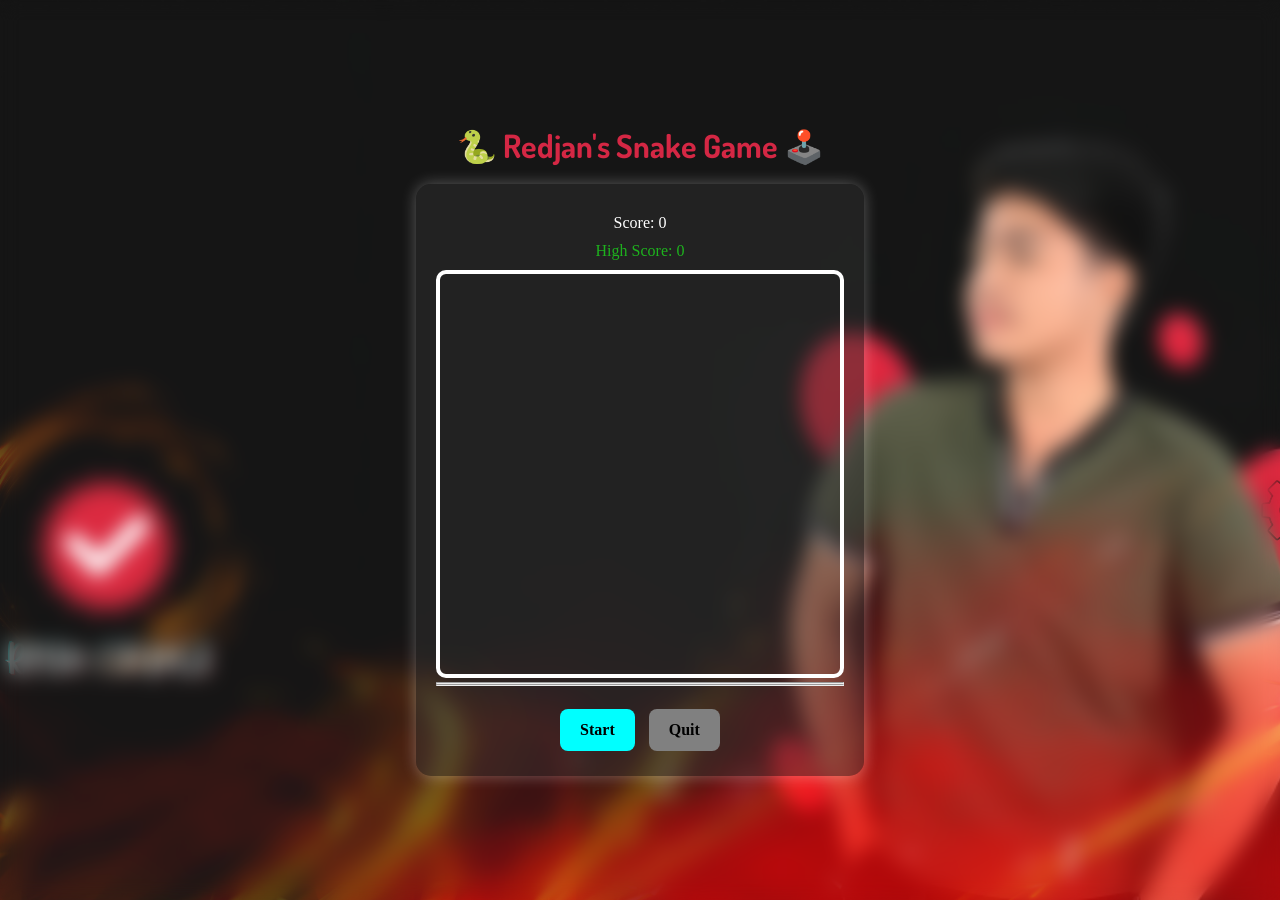
<file: html/MyGame.html>
<!DOCTYPE html>
<html lang="en">
<head>
    <meta charset="UTF-8">
    <meta name="viewport" content="width=device-width, initial-scale=1.0">
    <title>RPSV_CODES_Snake-Game</title>
    <link rel="icon" href="/img/icon.png">

    <link rel="stylesheet" href="/css/styles.css">
    <style>
        :root {
            --blue: rgb(212, 39, 68);
        }

        * {
            margin: 0;
            padding: 0;
            box-sizing: border-box;
            font-family: 'Times New Roman', Times, serif;
        }

        body {
            display: flex;
            flex-direction: column;
            align-items: center;
            justify-content: center;
            height: 100vh;
            background: url('/img/bgLog.png') no-repeat center center/cover;
            position: relative;
            font-family: 'Arial', sans-serif;
            text-align: center;
        }

        body::before {
            content: "";
            position: absolute;
            top: 0;
            left: 0;
            width: 100%;
            height: 100%;
            background: inherit;
            filter: blur(10px);
            z-index: -1;
        }

        .title {
            color: var(--blue);
        }

        #score {
            color: white;
        }

        #highScore {
            color: rgba(28, 228, 28, 0.747);
        }

        .game-container {
            background: rgba(49, 49, 49, 0.473);
            padding: 20px;
            border-radius: 15px;
            box-shadow: 0 0 15px rgba(255, 255, 255, 0.3);
        }

        canvas {
            border: 4px solid white;
            border-radius: 10px;
        }

        .info {
            margin: 10px 0;
        }

        button {
            padding: 12px 20px;
            margin: 5px;
            font-size: 16px;
            font-weight: bold;
            border: none;
            border-radius: 8px;
            cursor: pointer;
            transition: 0.3s;
        }

        #restartBtn { background: lime; }
        #pauseBtn { background: orange; }
        #quitBtn { background: gray; }
        #startBtn { background: cyan; }

        button:hover { opacity: 0.8; }
    </style>
</head>
<body>
    <h1 class="title">🐍 Redjan's Snake Game 🕹️</h1><br>
    <div class="game-container">
        <p class="info" id="score">Score: 0</p>
        <p class="info" id="highScore">High Score: 0</p>
        <canvas id="gameCanvas" width="400" height="400"></canvas>

        <br><hr>
        <p class="info" id="gameOverMsg" style="display:none; color:red; font-size:18px; font-weight:bold;">Game Over!!</p>
        <hr><br>

        <button id="startBtn" onclick="startGame()">Start</button>
        <button id="restartBtn" onclick="restartGame()" style="display:none;">Restart</button>
        <button id="pauseBtn" onclick="togglePause()" style="display:none;">Pause</button>
        <button id="quitBtn" onclick="window.location.href='../index.html'">Quit</button>
    </div>

    <script>
        const canvas = document.getElementById("gameCanvas");
        const ctx = canvas.getContext("2d");
        let gameStarted = false;
        let snake, direction, food, score, highScore, speed, gameOver, isPaused, gameLoop;

        document.getElementById("highScore").innerText = "High Score: " + (localStorage.getItem("highScore") || 0);

        function startGame() {
            if (!gameStarted) {
                gameStarted = true;
                document.getElementById("startBtn").style.display = "none";
                document.getElementById("restartBtn").style.display = "inline-block";
                document.getElementById("pauseBtn").style.display = "inline-block";
                restartGame();
            }
        }

        function restartGame() {
            snake = [{ x: 200, y: 200 }];
            direction = "RIGHT";
            food = { x: Math.floor(Math.random() * 20) * 20, y: Math.floor(Math.random() * 20) * 20 };
            score = 0;
            speed = 200;
            gameOver = false;
            isPaused = false;

            document.getElementById("score").innerText = "Score: " + score;
            document.getElementById("gameOverMsg").style.display = "none";
            document.getElementById("pauseBtn").innerText = "Pause";

            if (gameLoop) clearInterval(gameLoop);
            gameLoop = setInterval(() => { update(); draw(); }, speed);
        }

        function draw() {
            ctx.fillStyle = "black";
            ctx.fillRect(0, 0, canvas.width, canvas.height);
            ctx.fillStyle = "red";
            ctx.fillRect(food.x, food.y, 20, 20);
            ctx.fillStyle = "lime";
            snake.forEach(segment => ctx.fillRect(segment.x, segment.y, 20, 20));
        }

        function update() {
            if (gameOver || isPaused) return;
            let head = { ...snake[0] };
            if (direction === "UP") head.y -= 20;
            if (direction === "DOWN") head.y += 20;
            if (direction === "LEFT") head.x -= 20;
            if (direction === "RIGHT") head.x += 20;

            if (head.x < 0 || head.x >= canvas.width || head.y < 0 || head.y >= canvas.height || snake.some(seg => seg.x === head.x && seg.y === head.y)) {
                gameOver = true;
                document.getElementById("gameOverMsg").style.display = "block";
                if (score > (localStorage.getItem("highScore") || 0)) {
                    localStorage.setItem("highScore", score);
                }
                return;
            }

            snake.unshift(head);
            if (head.x === food.x && head.y === food.y) {
                score++;
                document.getElementById("score").innerText = "Score: " + score;
                food = { x: Math.floor(Math.random() * 20) * 20, y: Math.floor(Math.random() * 20) * 20 };
                speed = Math.max(50, 200 - score * 5);
                clearInterval(gameLoop);
                gameLoop = setInterval(() => { update(); draw(); }, speed);
            } else {
                snake.pop();
            }
        }

        function changeDirection(event) {
            if (event.key === "ArrowUp" && direction !== "DOWN") direction = "UP";
            if (event.key === "ArrowDown" && direction !== "UP") direction = "DOWN";
            if (event.key === "ArrowLeft" && direction !== "RIGHT") direction = "LEFT";
            if (event.key === "ArrowRight" && direction !== "LEFT") direction = "RIGHT";
        }

        function togglePause() {
            if (gameOver) return;
            isPaused = !isPaused;
            document.getElementById("pauseBtn").innerText = isPaused ? "Resume" : "Pause";
        }

        document.addEventListener("keydown", changeDirection);
    </script>
</body>
</html>
</file>
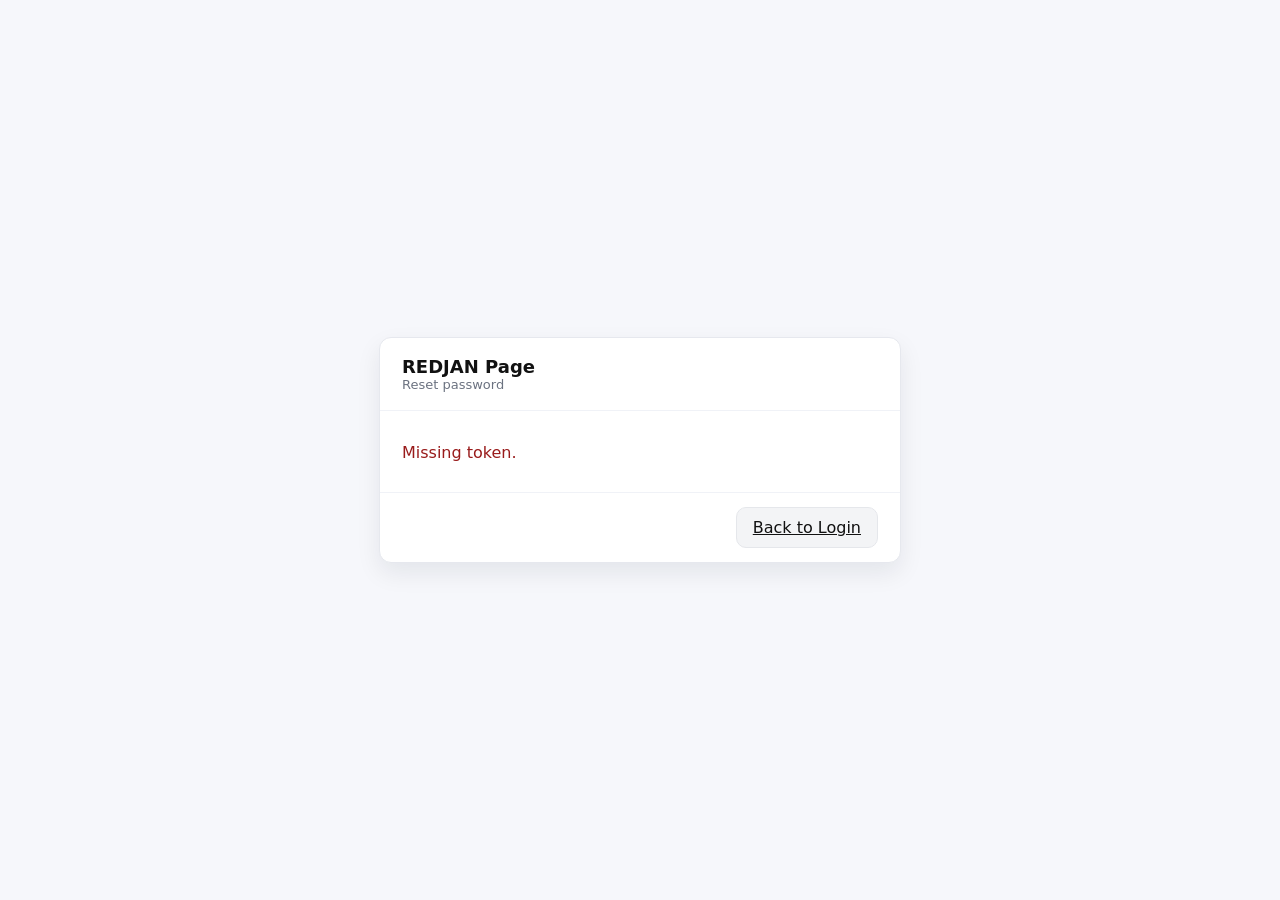
<file: html/reset.html>
<!DOCTYPE html>
<html lang="en">
<head>
  <meta charset="UTF-8">
  <meta name="viewport" content="width=device-width, initial-scale=1.0">
  <title>REDJAN Page – Reset Password</title>
  <link rel="icon" href="/img/icon.png">
  <style>
    html,body{height:100%}
    body{margin:0;background:#f6f7fb;font-family:system-ui,-apple-system,Segoe UI,Roboto,Helvetica,Arial,sans-serif;color:#111;display:flex;align-items:center;justify-content:center}
    .card{width:92%;max-width:520px;background:#fff;border:1px solid #e6e8ee;border-radius:12px;box-shadow:0 10px 25px rgba(17,24,39,.08);overflow:hidden}
    .head{padding:18px 22px;border-bottom:1px solid #f0f2f7}
    .head h1{margin:0;font-size:18px}
    .body{padding:22px}
    .row{margin-bottom:10px}
    .input{width:100%;padding:10px 12px;border:1px solid #e5e7eb;border-radius:8px;font-size:14px}
    .msg{margin:10px 0 0;color:#374151}
    .ok{color:#065f46}
    .err{color:#991b1b}
    .actions{padding:14px 22px;border-top:1px solid #f0f2f7;display:flex;gap:10px;justify-content:flex-end}
    .btn{padding:10px 16px;border-radius:10px;border:1px solid #e5e7eb;background:#dc2626;color:#fff;cursor:pointer}
    .btn.secondary{background:#f3f4f6;color:#111}
    .muted{color:#6b7280;font-size:13px}
  </style>
</head>
<body>
  <div class="card">
    <div class="head">
      <h1>REDJAN Page</h1>
      <div class="muted">Reset password</div>
    </div>
    <div class="body" id="formWrap">
      <div id="status" class="msg">Validating token…</div>
      <div id="hint" class="muted" style="margin-top:8px"></div>
      <div id="resetForm" style="display:none">
        <div class="row"><input id="newPw" class="input" type="password" placeholder="New password"></div>
        <div class="row"><input id="newPw2" class="input" type="password" placeholder="Confirm new password"></div>
      </div>
    </div>
    <div class="actions">
      <button id="btnSubmit" class="btn" style="display:none">Set password</button>
      <a id="backLogin" href="../c/6fa3f52ec-a830-83ec-aeb0-a1b2fb7fd22d/" class="btn secondary">Back to Login</a>
    </div>
  </div>

  <script>
    (function(){
      function qs(k){ const u=new URL(location.href); return u.searchParams.get(k)||''; }
      function routeUrl(id, query){
        var path = location.pathname.replace(/\\/g, '/');
        var prefix = '';
        var cIndex = path.lastIndexOf('/c/');
        if (cIndex >= 0) {
          prefix = path.slice(0, cIndex + 3);
        } else {
          var htmlIndex = path.lastIndexOf('/html/');
          prefix = htmlIndex >= 0 ? path.slice(0, htmlIndex + 1) + 'c/' : path.replace(/[^\/]*$/, '') + 'c/';
        }
        return prefix + id + '/' + (query ? '?' + query : '');
      }
      function loginUrl(){
        return routeUrl('6fa3f52ec-a830-83ec-aeb0-a1b2fb7fd22d', 'pwreset=1');
      }
      async function init(){
        const token = qs('token');
        const status = document.getElementById('status');
        const hint = document.getElementById('hint');
        const back = document.getElementById('backLogin'); if (back) back.href = loginUrl();
        if(!token){ status.textContent='Missing token.'; status.className='msg err'; return; }
        const urls = [
          '../php/password_reset.php?token='+encodeURIComponent(token),
          '/php/password_reset.php?token='+encodeURIComponent(token),
          '/VISITACION-LANDING-PAGE/php/password_reset.php?token='+encodeURIComponent(token)
        ];
        let res=null,last=0;
        for(let i=0;i<urls.length;i++){
          try{ const r=await fetch(urls[i],{cache:'no-store',credentials:'same-origin'}); last=r.status; const txt=await r.text(); try{res=JSON.parse(txt);}catch(e){ const s=txt.indexOf('{'); const e2=txt.lastIndexOf('}'); if(s>=0&&e2>s){ try{res=JSON.parse(txt.slice(s,e2+1));}catch(_){}} } if(res)break; }catch(e){ last=0; }
        }
        if(!res){ status.textContent='Server error ('+last+').'; status.className='msg err'; return; }
        if(!res.success){ status.textContent=res.message||'Invalid or expired link.'; status.className='msg err'; return; }
        status.textContent='Set a new password for '+(res.email||'your account')+'.';
        status.className='msg';
        document.getElementById('resetForm').style.display='block';
        document.getElementById('btnSubmit').style.display='inline-block';
        document.getElementById('btnSubmit').onclick = async function(){
          const p1 = document.getElementById('newPw').value;
          const p2 = document.getElementById('newPw2').value;
          if (!p1 || !p2){ hint.textContent='Please fill both fields.'; return; }
          if (p1 !== p2){ hint.textContent='Passwords do not match.'; return; }
          const body = new URLSearchParams(); body.set('action','reset'); body.set('token', token); body.set('password', p1);
          const postUrls = [
            '../php/password_reset.php',
            '/php/password_reset.php',
            '/VISITACION-LANDING-PAGE/php/password_reset.php'
          ];
          let data=null,last2=0;
          for(let i=0;i<postUrls.length;i++){
            try{ const r=await fetch(postUrls[i]+'?t='+(Date.now()),{method:'POST',headers:{'Content-Type':'application/x-www-form-urlencoded'},body:body.toString(),credentials:'same-origin'}); last2=r.status; const txt=await r.text(); try{data=JSON.parse(txt);}catch(e){ const s=txt.indexOf('{'); const e2=txt.lastIndexOf('}'); if(s>=0&&e2>s){ try{data=JSON.parse(txt.slice(s,e2+1));}catch(_){}} } if(data)break; }catch(e){ last2=0; }
          }
          if(!data){ hint.textContent='Server error ('+last2+').'; return; }
          if (data.success){ status.textContent = data.message || 'Password has been reset.'; status.className='msg ok'; hint.textContent='Redirecting to Login…'; setTimeout(function(){ window.location.replace(loginUrl()); }, 1200); }
          else { status.textContent = data.message || 'Password reset failed.'; status.className='msg err'; hint.textContent = data.hint ? String(data.hint) : ''; }
        };
      }
      init();
    })();
  </script>
</body>
</html>
</file>
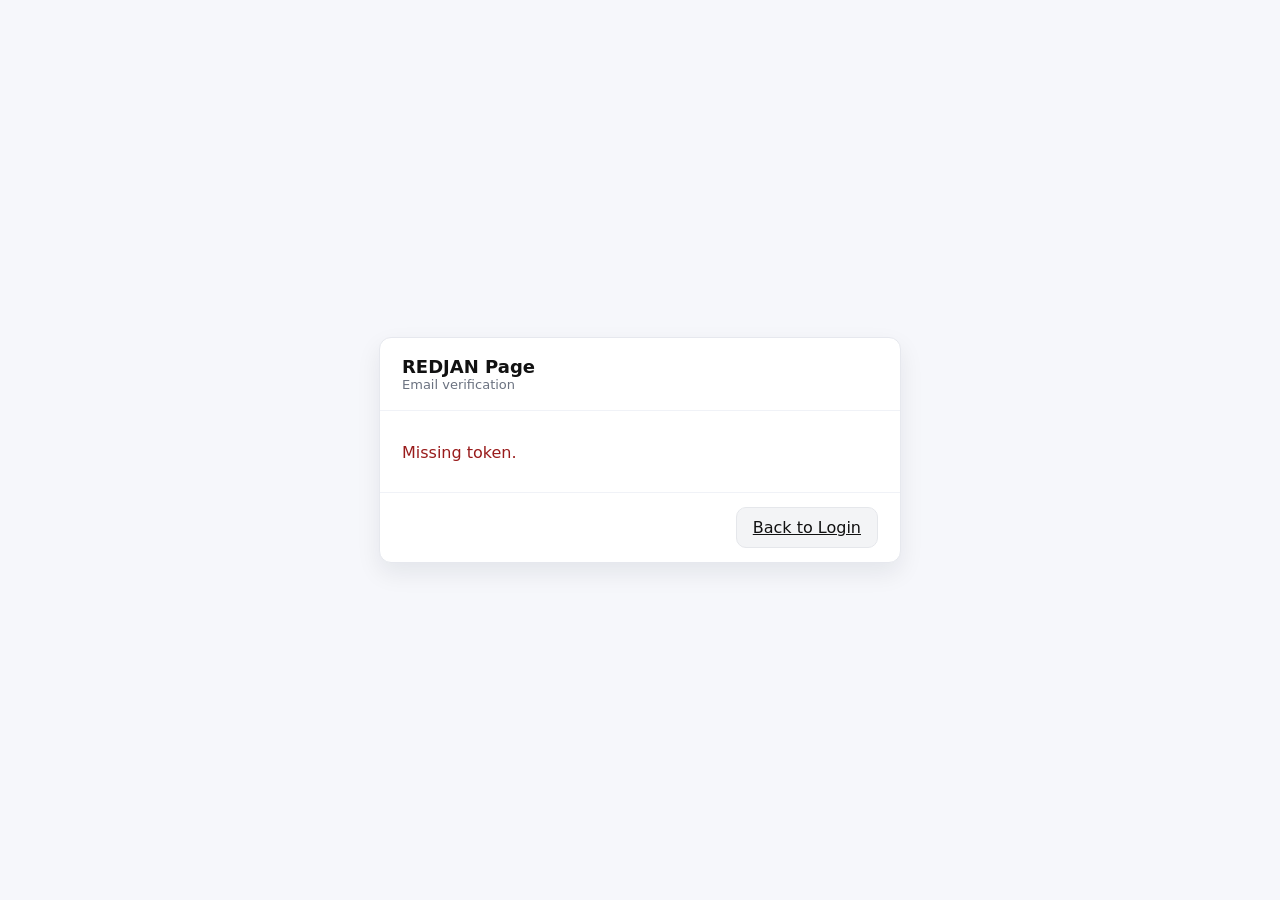
<file: html/verify.html>
<!DOCTYPE html>
<html lang="en">
<head>
  <meta charset="UTF-8">
  <meta name="viewport" content="width=device-width, initial-scale=1.0">
  <title>REDJAN Page – Verify Email</title>
  <link rel="icon" href="/img/icon.png">
  <style>
    html,body{height:100%}
    body{margin:0;background:#f6f7fb;font-family:system-ui,-apple-system,Segoe UI,Roboto,Helvetica,Arial,sans-serif;color:#111;display:flex;align-items:center;justify-content:center}
    .card{width:92%;max-width:520px;background:#fff;border:1px solid #e6e8ee;border-radius:12px;box-shadow:0 10px 25px rgba(17,24,39,.08);overflow:hidden}
    .head{padding:18px 22px;border-bottom:1px solid #f0f2f7}
    .head h1{margin:0;font-size:18px}
    .body{padding:22px}
    .msg{margin:10px 0 0;color:#374151}
    .ok{color:#065f46}
    .err{color:#991b1b}
    .actions{padding:14px 22px;border-top:1px solid #f0f2f7;display:flex;gap:10px;justify-content:flex-end}
    .btn{padding:10px 16px;border-radius:10px;border:1px solid #e5e7eb;background:#dc2626;color:#fff;cursor:pointer}
    .btn.secondary{background:#f3f4f6;color:#111}
    .muted{color:#6b7280;font-size:13px}
  </style>
</head>
<body>
  <div class="card">
    <div class="head">
      <h1>REDJAN Page</h1>
      <div class="muted">Email verification</div>
    </div>
    <div class="body">
      <div id="status" class="msg">Verifying your email…</div>
      <div id="hint" class="muted" style="margin-top:8px"></div>
    </div>
    <div class="actions">
      <a id="backLogin" href="../c/6fa3f52ec-a830-83ec-aeb0-a1b2fb7fd22d/" class="btn secondary">Back to Login</a>
    </div>
  </div>

  <script>
    (function(){
      function qs(k){ const u=new URL(location.href); return u.searchParams.get(k)||''; }
      function routeUrl(id, query){
        var path = location.pathname.replace(/\\/g, '/');
        var prefix = '';
        var cIndex = path.lastIndexOf('/c/');
        if (cIndex >= 0) {
          prefix = path.slice(0, cIndex + 3);
        } else {
          var htmlIndex = path.lastIndexOf('/html/');
          prefix = htmlIndex >= 0 ? path.slice(0, htmlIndex + 1) + 'c/' : path.replace(/[^\/]*$/, '') + 'c/';
        }
        return prefix + id + '/' + (query ? '?' + query : '');
      }
      function loginUrl(){
        return routeUrl('6fa3f52ec-a830-83ec-aeb0-a1b2fb7fd22d', 'verified=1');
      }
      async function go(){
        const token = qs('token');
        const status = document.getElementById('status');
        const hint = document.getElementById('hint');
        var back = document.getElementById('backLogin');
        if (back) { back.href = loginUrl(); }
        if(!token){ status.textContent='Missing token.'; status.className='msg err'; return; }
        const urls = [
          '../php/verify_email.php',
          '/php/verify_email.php',
          '/VISITACION-LANDING-PAGE/php/verify_email.php'
        ];
        let res = null, lastStatus = 0;
        for (let i=0;i<urls.length;i++){
          try{
            const r = await fetch(urls[i]+'?token='+encodeURIComponent(token)+'&t='+(Date.now()), { cache:'no-store', credentials:'same-origin' });
            lastStatus = r.status;
            const txt = await r.text();
            try { res = JSON.parse(txt); } catch(e){
              const s = txt.indexOf('{'); const e2 = txt.lastIndexOf('}');
              if (s>=0 && e2>s){ try{ res = JSON.parse(txt.slice(s, e2+1)); } catch(e3){} }
            }
            if (res) break;
          }catch(err){ lastStatus = 0; }
        }
        if(!res){ status.textContent = 'Server error ('+lastStatus+').'; status.className='msg err'; hint.textContent = ''; return; }
        status.textContent = res.message || (res.success ? 'Email verified.' : 'Verification failed.');
        status.className = 'msg ' + (res.success ? 'ok' : 'err');
        if(res.success){
          hint.textContent = 'You can now log in to your account.';
          setTimeout(function(){ window.location.replace(loginUrl()); }, 1200);
        }
        else { hint.textContent = res.hint ? String(res.hint) : ''; }
      }
      go();
    })();
  </script>
</body>
</html>
</file>
<file: css/styles.css>
/* font */
@import url('https://fonts.googleapis.com/css2?family=Dosis:wght@300;400;500;600;700&family=Inter:wght@300;400;500;600;700;800&display=swap');
:root{
    --blue :rgb(212, 39, 68);
    --black: #000;
    --p-color: #393939;
    --font-Dosis: 'Dosis', sans-serif;
}
*{
    padding: 0;
    margin: 0;
    box-sizing: border-box;
    font-family: 'Inter', sans-serif;;
    text-decoration: none;
    transition: 0.4s;
}
*::selection{
    background-color: var(--blue);
    color: #fff;
}

body{
    background-color: #EEDDE2;
}

html{
    scroll-behavior: smooth;
}
::-webkit-scrollbar{
    width: 12px;
}
::-webkit-scrollbar-track{
    background-color: #f1f1f1;
}
::-webkit-scrollbar-thumb{
    background-color: var(--blue);
}
.contanier{
    width: 85%;
    margin: auto;
}
section{
    padding-top: 100px;
}
.sec-top{
    text-align: center;
    margin-bottom: 100px;
}
.sec-top span{
    font-size: 40px;
    padding-bottom: 10px;
    border-bottom: 4px solid #3ea7c7;
    font-family: var(--font-Dosis);
    font-weight: 700;
    text-transform: capitalize;
}
h1,h2,h3,h4,h5,h6{
    font-family: var(--font-Dosis);
}
.boxs{
    display: flex;
    flex-wrap: wrap;
    justify-content: space-between;
}
.boxs .box{
    width: 30%;
}


.btn{
   
    color: #fff;
    background-color: var(--blue);
    border-radius: 5px;
    padding: 18px 50px;
    font-weight: 700;
}
.btn:hover{
    background-color: #fff;
    color: var(--blue);
}

/* start header */

.header{
    position: fixed;
    width: 100%;
    z-index: 1000;
}
.header nav{
    display: flex;
    justify-content: space-between;
    align-items: center;
    height: 70PX;
}
.header nav .nav-links a{
    color: #fdfafa;
    font-weight: 500;
    padding: 0 17px;
    text-transform: capitalize;
}
.header nav .nav-links .nav-login-link{
    display: inline-flex;
    align-items: center;
    justify-content: center;
    min-width: 78px;
    height: 30px;
    margin-left: 12px;
    padding: 0 18px;
    color: #fff;
    background-color: var(--blue);
    border-radius: 999px;
    font-weight: 700;
    line-height: 1;
}
.header nav .nav-links a:hover,
.header nav .nav-links a.active{
    color: var(--blue);
}
.header nav .nav-links .nav-login-link:hover,
.header nav .nav-links .nav-login-link.active{
    color: #fff;
    background-color: #fff;
    color: var(--blue);
}

/* now we will add class active to header on scroll*/
.header.active{
    background-color: #fff;
    border-bottom: 1px solid #7272724d;
}
.header.active nav .nav-links a{
    color: var(--p-color);
}
.header.active nav .nav-links a:hover,
.header.active nav .nav-links a.active{
    color: var(--blue);
}
.header.active nav .nav-links .nav-login-link{
    color: #fff;
}
.header.active nav .nav-links .nav-login-link:hover,
.header.active nav .nav-links .nav-login-link.active{
    color: var(--blue);
    background-color: #fff;
    box-shadow: inset 0 0 0 1px var(--blue);
}
#btnMenu{
    display: none;
}

/* start Home */
.home{
    height: 130vh;
    width: 100%;
    background: url('../img/bg.jpg');
    background-repeat: no-repeat;
    background-size: cover;
    background-position: center;
    position: relative;
    padding-top: 300px;
}
.home .text{ position: relative; z-index: 1; }
.hero-slides{ position: absolute; inset: 0; z-index: 0; overflow: hidden; }
.hero-slides .slide{ position: absolute; inset: 0; background-size: cover; background-position: center; opacity: 0; transition: opacity 1.2s ease-in-out; }
.hero-slides .slide.active{ opacity: 1; }
.typed-roles{ color: #e4e4e4; opacity: .9; font-size: 22px; line-height: 1.6; margin: 0 0 4px; min-height: 28px; white-space: nowrap; }
.cursor{ display: inline-block; margin-left: 4px; animation: blink 1s steps(2,start) infinite; }
@keyframes blink{ 50%{ opacity: 0; } }
.home .text ul{ display: none; }
.home::after{
    content: '';
    position: absolute;
    bottom: -2px;
    z-index: 50;
    height: 200px;
    background: url('../img/shape.png');
    left: 0;
    width: 100%;
    background-repeat: repeat-x;
    background-size: cover;
}
/* home::after MEdia */

@media(min-width:480px){
    .home::after{
        height: 78px;
    }
}
@media(min-width:576px){
    .home::after{
        height: 105px;
    }
}
@media(min-width:768px){
    .home::after{
        height: 135px;
    }
}
@media(min-width:992px){
    .home::after{
        height: 160px;
    }
}
@media(min-width:1200px){
    .home::after{
        height: 182px;
    }
}

.home .text p{
    font-size: 22px;
    color: #e4e4e4;
    font-weight: 600;
    margin-bottom: 10px;
}
.home .text p.typed-roles{ margin-top: 0; margin-bottom: 18px; }
.home .text p .sep{
    display: inline-block;
    height: 1px;
    width: 70px;
    background-color: #fff;
    opacity: 0.3;
    top: -5px;
    position: relative;
    margin: 0 10px;
}
.home .text h1{
    font-size: 70px;
    color: #fff;
    margin-bottom: 4px;
    font-weight: 800;
}
.home .text ul{
    display: flex;
    flex-wrap: wrap;
    margin-bottom: 50px;
}
.home .text ul li{
    color: #e4e4e4;
    font-size: 22px;
    list-style: none;
    margin-right: 50px;
}


/* start About */

.about .content{
    display: flex;
    flex-wrap: wrap;
    justify-content: center;
    align-items: center;
}
.about .content .text{
    padding: 20px 60px 20px 20px;
    width: 50%;
}
.about .content .text h3{
    font-size: 28px;
    margin-bottom: 15px;
}
.about .content .text span{
    color: var(--p-color);
    font-weight: 600;
    line-height: 1.6;
    font-size: 20px;
    font-family: var(--font-Dosis);
}
.about .content .text p{
    padding: 20px 0;
    line-height: 1.6;
}
.about .content .div-img{
    width: 45%;
}
.about .content .div-img img{
    width: 100%;
}

.about .cont2{
    margin-top: 50px;
    display: flex;
    justify-content: center;
}
.about .cont2 .promo-number{
    padding: 40px 30px;
    background-color: #f3f3f3;
    width: 50%;
    display: flex;
    flex-wrap: wrap;
}
.about .cont2 .promo-number .small-box{
    width: 50%;
    text-align: center;
    padding: 30px 15px 28px;
}
.about .cont2 .promo-number .small-box span{
    font-size: 50px;
    font-family: var(--font-Dosis);
    font-weight: 700;
    letter-spacing: 4px;
}
.about .cont2 .promo-number .small-box p{
    padding-top: 10px;
    font-size: 18px;
    color: var(--blue);
}
.bord-rig {
    border-right: 1px solid #e0e0e0;
}
.bord-botm{
    border-bottom:  1px solid #e0e0e0;
}
.about .skill-with-social{
    width: 50%;
    padding-left: 50px;
}
.about .skill-with-social .skill-list{
    margin-bottom: 50px;
}
.about .heading{
    font-size: 25px;
    margin-bottom: 25px;
}
.about .single-skill{
    margin-bottom: 20px;
}
.about .single-skill .skill-title{
    display: flex;
    justify-content: space-between;
    margin-bottom: 10px;
}
.about .single-skill .skill-title h3,
.about .single-skill .skill-title span{
    color: #393939;
    font-size: 18px;
}
.about .single-skill .progress{
    width: 100%;
    height: 5px;
    background-color: #dbdbdb;
    position: relative;
}
.about .single-skill .progress .progress-bar{
    position: absolute;
    background-color: var(--blue);
    height: 5px;
    width: 80%;
}
.about .social-status .social-profile-list a{
    margin-right: 10px;
}
.about .social-status .social-profile-list a i{
    color: #fff;
    font-size: 16px;
    background-color: var(--blue);
    width: 45px;
    height: 45px;
    border-radius: 50%;
    line-height: 45px;
    text-align: center;
    position: relative;
    top: 0;
}
.about .social-status .social-profile-list a i:hover{
    background-color: #000;
    top: -7px;
}

/* Responsive Services Section */
.services {
    padding: 60px 5%;
    text-align: center;
    background: #f9f9f9;
}

.services .sec-top span {
    font-size: 30px;
    font-weight: bold;
    color: var(--blue);
    display: block;
    margin-bottom: 30px;
    text-transform: uppercase;
    letter-spacing: 2px;
}

/* Service Box Container */
.services .boxs {
    display: grid;
    grid-template-columns: repeat(auto-fit, minmax(280px, 1fr));
    gap: 25px;
    padding: 20px 5%;
}

/* Individual Service Box */
.services .boxs .box {
    background: linear-gradient(135deg, #ffffff, #f1f1f1);
    text-align: center;
    padding: 30px;
    position: relative;
    border-radius: 15px;
    box-shadow: 0px 5px 15px rgba(0, 0, 0, 0.1);
    transition: transform 0.3s ease, box-shadow 0.3s ease;
}

.services .boxs .box:hover {
    transform: translateY(-10px);
    box-shadow: 0px 10px 20px rgba(0, 0, 0, 0.2);
}

.services .boxs .box i {
    font-size: 45px;
    color: var(--blue);
    margin-bottom: 15px;
}

.services .boxs .box h2 {
    font-size: 24px;
    margin-bottom: 15px;
    color: #333;
}

.services .boxs .box p {
    color: #666;
    font-size: 16px;
    line-height: 1.6;
    padding: 0 10px;
}

/* Progress Bar Effects */
.progress {
    width: 100%;
    height: 10px;
    background-color: #ddd;
    border-radius: 5px;
    overflow: hidden;
    position: relative;
    margin-top: 10px;
}

.progress-bar {
    height: 100%;
    background: linear-gradient(90deg, var(--blue), var(--pink));
    width: 0;
    transition: width 1.5s ease-in-out;
}

/* Pages Section Styling */
.pages {
    padding: 60px 0;
    background-color: #f8f9fa; /* Light gray background */
    text-align: center;

    /* Full-screen background image */
    background-image: url('../img/bgg.jpg');
    background-repeat: no-repeat;
    background-size: cover;  /* Ensures the image covers the entire section */
    background-position: center;  /* Centers the image */
    
}

.pages .sec-top span {
    font-size: 24px;
    font-weight: bold;
    color: #333;
    text-transform: uppercase;
    letter-spacing: 2px;
}

.pages .container {
    max-width: 1100px;
    margin: 0 auto;
    padding: 20px;
}

.pages .content h2 {
    font-size: 32px;
    color: #222;
    margin-bottom: 10px;
}

.pages .content p {
    font-size: 18px;
    color: #555;
    margin-bottom: 30px;
}

.pages .content .words {
    font-size: 18px;
    color: #090d0ead;
    margin-bottom: 30px;
}

.page-links {
    display: flex;
    flex-wrap: wrap;
    justify-content: center;
    gap: 20px;
}

.page-card {
    background: white;
    border-radius: 10px;
    padding: 20px;
    width: 250px;
    text-align: center;
    text-decoration: none;
    color: #222;
    box-shadow: 0 5px 15px rgba(0, 0, 0, 0.1);
    transition: transform 0.3s, box-shadow 0.3s;
}

.page-card:hover {
    transform: translateY(-5px);
    box-shadow: 0 8px 20px rgba(0, 0, 0, 0.2);
}

.page-card i {
    font-size: 40px;
    color: var(--blue); /* Blue color */
    margin-bottom: 10px;
}

.page-card h3 {
    font-size: 22px;
    margin-bottom: 8px;
    color: #222;
}

.page-card p {
    font-size: 16px;
    color: #666;
}



@keyframes fillProgress {
    from {
        width: 0;
    }
    to {
        width: 100%;
    }
}

.progress-bar.animated {
    animation: fillProgress 1.5s forwards;
}

/* Responsive Design */
@media (max-width: 768px) {
    .services {
        padding: 40px 5%;
    }

    .services .sec-top span {
        font-size: 26px;
    }

    .cont2 {
        display: flex;
        flex-direction: column;
    }

    .promo-number {
        order: 1;
    }

    .skill-with-social {
        order: 2;
        margin-top: 20px;
    }
}


/* start portfolio */

.portfolio .menu-portf{
    text-align: center;
    margin-bottom: 50px;
}
.portfolio .menu-portf ul li{
    display: inline-block;
    font-weight: 600;
    color: #393939;
    padding: 8px 15px;
    cursor: pointer;
}
.portfolio .menu-portf ul li:hover,
.portfolio .menu-portf ul li.active{
    background-color: var(--blue);
    color: #fff;
}

.portfolio .projects .boxs{
    gap: 40px;
}
.portfolio .projects .boxs .box{
    position: relative;
    cursor: pointer;
    overflow: hidden;
}
.portfolio .projects .boxs .box img{
    width: 100%;
}
.portfolio .projects .boxs .box:hover img{
    transform: scale(1.1);
}
.portfolio .projects .boxs .box .img-hover{
    position: absolute;
    width: 100%;
    height: 100%;
    left: 0;
    top: 0;
    background: linear-gradient(rgba(255,255,255, 0.272), rgba(26,26,26, 0.675));
    opacity: 0;
}
.portfolio .projects .boxs .box:hover .img-hover{
    opacity: 1;
}
.portfolio .projects .boxs .box .img-hover span{
    position: absolute;
    bottom: 20px;
    left: 50%;
    transform: translateX(-50%);
    color: #fff;
    font-size: 22px;
    font-weight: bold;
    font-family: var(--font-Dosis);
}


/* Blog Section Styling */
#Blog {
    background: linear-gradient(45deg,var(--blue), var(--blue));
    color: white;
    padding: 60px 20px;
    text-align: center;
    border-radius: 15px;
    box-shadow: 0px 5px 15px rgba(0, 0, 0, 0.3);
    margin: 40px auto;
    max-width: 900px;
}



/* Blog Section Styling */
#Blog {
    display: flex;
    flex-direction: column;
    align-items: center;
    justify-content: center;
    text-align: center;
    padding: 50px 20px; 
    background: linear-gradient(135deg, Blue, var(--blue),gray);
    border-radius: 15px;
    box-shadow: 0px 8px 20px rgba(255, 117, 140, 0.3);
    transition: transform 0.3s ease-in-out;
}

#Blog:hover {
    transform: scale(1.02);
}



/* Blog Section Styling */
#Blog {
    display: flex;
    flex-direction: column;
    align-items: center;
    justify-content: center;
    text-align: center;
    padding: 50px 20px;
    
    /* Full-screen background image */
    background-image: url('../img/bgg.jpg');
    background-repeat: no-repeat;
    background-size: cover;  /* Ensures the image covers the entire section */
    background-position: center;  /* Centers the image */
   

   
    box-shadow: 0px 8px 20px rgba(200, 155, 60, 0.3);
    transition: transform 0.3s ease-in-out;
}

#Blog:hover {
    transform: scale(1.02);
}



/* Blog Description */
.section-description {
    font-size: 1.3rem;
    line-height: 1.9;
    font-weight: 400;
    color: #2e2a1e;  /* Dark brown for readability */
    text-align: justify;
    max-width: 900px;
    margin: 0 auto;
    padding: 25px;
    background: rgba(255, 255, 255, 0.3);
    border-radius: 15px;
    box-shadow: 0px 6px 15px rgba(255, 255, 255, 0.25);
    backdrop-filter: blur(10px);
    transition: all 0.3s ease-in-out;
}

/* Hover effect for a glowing effect */
.section-description:hover {
    background: rgba(255, 255, 255, 0.5);
    box-shadow: 0px 10px 25px rgba(255, 255, 255, 0.4);
}







/* Section Title Styling */
.section-title {
    text-align: center;
    font-size: 1.5rem;
    font-weight: bold;
    background: black;
    -webkit-background-clip: text;
    -webkit-text-fill-color: transparent;
    margin-bottom: 20px;
}

/* Gallery Grid */
.gallery-container {
    display: grid;
    grid-template-columns: repeat(auto-fit, minmax(190px, 1fr));
    gap: 20px;
    padding: 20px;
    justify-content: center;
}

/* Gallery Item */
.gallery-item {
    position: relative;
    overflow: hidden;
    border-radius: 12px;
    box-shadow: 0px 5px 15px rgba(0, 0, 0, 0.3);
    cursor: pointer;
    transition: transform 0.3s ease-in-out, box-shadow 0.3s ease-in-out;
    background: rgba(255, 255, 255, 0.1);
    backdrop-filter: blur(10px);
    height: 220px;
}

.gallery-item img, .gallery-item video {
    width: 100%;
    height: 100%;
    object-fit: cover;
    border-radius: 12px;
    transition: opacity 0.3s ease-in-out;
}

/* Hover Effect */
.gallery-item:hover {
    transform: scale(1.08);
    box-shadow: 0px 10px 20px rgba(255, 72, 0, 0.4);
}

.reveal{ opacity: 0; transform: translateY(20px); transition: opacity .6s ease, transform .6s ease; }
.reveal.show{ opacity: 1; transform: translateY(0); }

/* Audio Section */
.audio-container {
    display: flex;
    flex-direction: column;
    align-items: center;
    gap: 15px;
    padding: 20px;
}

.audio-item {
    background: rgba(255, 255, 255, 0.1);
    backdrop-filter: blur(10px);
    padding: 15px;
    border-radius: 12px;
    width: 80%;
    display: flex;
    align-items: center;
    gap: 10px;
    box-shadow: 0px 5px 15px rgba(0, 0, 0, 0.2);
}

audio {
    width: 100%;
}

/* Lightbox */
.lightbox {
    display: none;
    position: fixed;
    top: 0;
    left: 0;
    width: 100%;
    height: 100%;
    background: rgba(0, 0, 0, 0.8);
    justify-content: center;
    align-items: center;
    flex-direction: column;
}

.lightbox-img {
    max-width: 90%;
    max-height: 90%;
    border-radius: 10px;
    display: none;
}

.lightbox-video {
    max-width: 90%;
    max-height: 90%;
    border-radius: 10px;
    display: none;
}

.close {
    position: absolute;
    top: 20px;
    right: 30px;
    font-size: 40px;
    color: white;
    cursor: pointer;
}

.close:hover {
    color: red;
}

/* Contact Section */
.Contacts {
    background: rgba(20,20,20,255)
    ;
    color: #fff;
    padding: 60px 0;
    text-align: center;
    padding-bottom: 30px;
}



/* Container */
.container {
    max-width: 1100px;
    margin: auto;
    padding: 0 20px;
    text-align: center;
    
}

/* Contact Content */
.contact-content h2 {
    font-size: 32px;
    font-weight: bold;
    margin-bottom: 12px;
    color: var(--blue); /* Pink */
}

.contact-content p {
    font-size: 18px;
    color: #e0e0e0;
    margin-bottom: 30px;
    max-width: 700px;
    margin: auto;
}

/* Contact Form */
.contact-form {
    background: rgba(255, 79, 139, 0.1); /* Light pink transparency */
    padding: 22px;
    border-radius: 12px;
    box-shadow: 0 4px 15px rgba(255, 79, 139, 0.3);
    width: 85%;
    max-width: 420px; /* Keeps form compact */
    margin: 20px auto;
    text-align: center;
    transition: 0.3s ease-in-out;
}

.contact-form:hover {
    transform: scale(1.02);
}

/* Form Title */
.contact-form h3 {
    font-size: 22px;
    margin-bottom: 12px;
    color: var(--blue);
}

/* Form Fields */
.contact-form input, 
.contact-form textarea {
    width: 100%;
    padding: 12px;
    margin-bottom: 12px;
    border: 2px solid var(--blue); /* Pink Border */
    border-radius: 6px;
    background: white;
    color: black;
    font-size: 15px;
    outline: none;
    transition: 0.3s ease;
}

.contact-form input:focus, 
.contact-form textarea:focus {
    border-color: var(--blue);
    background: #fff;
}

/* Submit Button */
.contact-form button {
    background: var(--blue);
    color: white;
    padding: 12px;
    font-size: 16px;
    border: none;
    border-radius: 6px;
    cursor: pointer;
    transition: 0.3s;
}

.contact-form button:hover {
    background: var(--blue);
    transform: scale(1.05);
}

/* Social Media Section */
.social-status {
    margin-top: 25px;
}

.social-status h3 {
    font-size: 22px;
    margin-bottom: 12px;
    color: white;
}

/* Social Media Links */
.social-profile-list {
    display: flex;
    justify-content: center;
    gap: 15px;
}

.social-profile-list a {
    font-size: 28px;
    color:var(--blue);
    transition: 0.3s ease-in-out;
}

.social-profile-list a:hover {
    color: var(--blue);
    transform: scale(1.2);
}

/* Responsive Design */
@media (max-width: 768px) {
    .contact-content h2 {
        font-size: 28px;
    }

    .contact-content p {
        font-size: 16px;
    }

    .contact-form {
        width: 95%;
        padding: 18px;
    }

    .contact-form h3 {
        font-size: 20px;
    }

    .contact-form input, 
    .contact-form textarea {
        font-size: 14px;
        padding: 10px;
    }

    .contact-form button {
        font-size: 15px;
        padding: 10px;
    }

    .social-profile-list a {
        font-size: 26px;
    }
}




.read-more {
    color: #e60f0f;
    text-decoration: none;
    font-weight: bold;
    display: inline-block;
    margin-top: 10px;
}

.read-more:hover {
    text-decoration: underline;
}

/* Video & Audio Styling */
.media {
    width: 100%;
    margin-top: 10px;
    border-radius: 5px;
}

.media-card {
    display: flex;
    flex-direction: column;
    align-items: center;
    text-align: center;
}


/* start news */

.news .boxs .box{
    background-color: #f8f8f8;
}
.news .boxs .box .div-img{
    position: relative;
    cursor: pointer;
    overflow: hidden;
}
.news .boxs .box .div-img img{
    width: 100%;
}
.news .boxs .box:hover .div-img img{
    transform: scale(1.2);
}
.news .boxs .box .div-img::after{
    position: absolute;
    content: '';
    left: 0;
    bottom: 0;
    background-color: #f8f8f8;
    height: 50px;
    width: 100%;
    clip-path: polygon(80% 100%,100% 30% , 100%  100%, 0 100% , 0 0);
    z-index: 1;
}
.news .boxs .box .text{
    padding: 30px;
}
.news .boxs .box .text span{
    font-size: 14px;
    color: var(--p-color);
    margin-bottom: 15px;
}
.news .boxs .box .text span .spn2{
    color: var(--blue);
    cursor: pointer;
}
.news .boxs .box .text p{
    font-size: 22px;
    cursor: pointer;
    font-family: var(--font-Dosis);
    font-weight: 700;
}
/* start footer */

.footer{
    height: 90vh;
    background-color: #000;
    border-top: 15px solid var(--blue);
    padding-top: 0;
    margin-top: 200px;
    display: flex;
    color: #fff;
}

.footer .contact{
    background-color: #141414;
    width: 50%;
    height: 100%;
    position: relative;
}
.footer .contact::after{
    position: absolute;
    content: '';
    left: 0;
    top: -125px;
    background-color: #141414;
    height: 130px;
    width: 100%;
    clip-path: polygon(0 100%, 35% 0 ,100% 60px, 100% 100%);
}
.footer .contact .sec-top{
    margin-bottom: 60px;
}
.footer .contact .sec-top p{
    margin-top: 40px;
    font-size: 18px;
    color: #cccccc;
}
.footer .contact form{
    padding: 0 50px;
    display: flex;
    flex-direction: column;
}
.footer .contact form input,
.footer .contact form textarea{
    outline: none;
    border: none;
    padding: 15px 10px;
    background-color: #000;
    color: #fff;
    margin-bottom: 20px;
}
.footer .contact form button{
    cursor: pointer;
    border: none;
    font-size: 18px;
    width: 180px;
    border-radius: 0;
}

.footer .content{
    width: 50%;
    height: 100%;
    display: flex;
    justify-content: center;
    flex-direction: column;
    padding-left: 100px;
}
.footer .content .item{
    margin-bottom: 30px;
}
.footer .content .item .cont-head{
    display: flex;
    align-items: center;
    margin-bottom: 10px;
}
.footer .content .item .cont-head i{
    margin-right: 8px;
    font-size: 20px;
    width: 40px;
    height: 40px;
    line-height: 40px;
    background-color: var(--blue);
    text-align: center;
    border-radius: 50%;
    
}
.footer .content .item .cont-head h6{
    font-size: 22px;
}

.Contacts{
    padding-bottom: 20px;
    
}


/* FOOTER */
footer {
    text-align: center;
    padding: 10px 0;
    background: rgba(0, 0, 0, 0.8);
    color: rgba(255, 255, 255, 0.7);
    font-size: 12px;
}



/* MEdia */

@media(max-width:950px){
    .contanier{
        width: 90%;
    }
    .boxs .box{
        width: 45%;
        margin-bottom: 30px;
    }
    .btn{
        padding: 14px 35px;
    }
    .header nav .nav-links a{
        font-size: 14px;
        padding: 0 14px;
    }
    .home{
        height: 100vh;
    }
    .home .text{
        margin-left: 50px;
    }
    .home .text h1{
        font-size: 60px;
    }
    .home .text ul li{
        font-size: 18px;
    }

}

.cv-button {
    margin-left: 10px;
    background: linear-gradient(45deg, var(--blue));
    color: white;
    padding: 12px 24px;
    font-size: 18px;
    font-weight: bold;
    border: none;
    border-radius: 50px;
    cursor: pointer;
    transition: all 0.3s ease-in-out;
    box-shadow: 0px 4px 10px var(--blue);
    text-decoration: none;
    display: inline-block;
    text-align: center;
}

.cv-button:hover {
    background: linear-gradient(45deg, #0056b3, #0096ff);
    transform: scale(1.1);
    box-shadow: 0px 6px 15px rgba(0, 86, 179, 0.5);
}

.cv-button:active {
    transform: scale(0.95);
    box-shadow: 0px 2px 5px rgba(0, 86, 179, 0.5);
}



@media (max-width: 800px) {
    #btnMenu {
        position: absolute;
        top: 50%;
        right: 40px;
        transform: translateY(-50%);
        display: block;
        color: var(--blue);
        font-size: 30px;
        z-index: 1000; /* Ensures it stays on top */
        cursor: pointer;
    }
    .header nav .nav-links {
        position: absolute;
        top: 0;
        right: -100%; /* Initially hidden */
        width: 60%;
        height: 100vh;
        background-color: #fff;
        padding: 100px 10px 10px;
        flex-direction: column;
        align-items: center;
        text-align: center;
        border-left: 3px solid #1363db4d;
        transition: right 0.3s ease-in-out; /* Smooth transition */
    }
    .header nav .nav-links.active {
        right: 0; /* Show when active */
    }
    .header nav .nav-links a {
        display: block;
        font-size: 20px;
        padding: 20px 0;
        color: var(--p-color);
    }
    .header nav .nav-links .nav-login-link {
        display: inline-block;
        padding: 14px 25px;
        background-color: var(--blue);
        color: white;
        border-radius: 5px;
        text-align: center;
        margin-top: 10px;
        width: 80%; /* Makes it responsive */
        text-decoration: none;
    }
}

@media(max-width :600px){
    .boxs .box{
        width: 80%;
        margin: auto;
        margin-bottom: 30px;
    }
    .home .text p{
        font-size: 18px;

    }
    .home .text h1{
        font-size: 46px;
    }
    .header .text ul li{
        font-size: 15px;
        padding-bottom: 10px;
    }
    .home .text{
        margin-left: 20px;
    }
    .about .content .div-img,
    .about .content .text{
        width: 100%;
    }
    .about .cont2 .promo-number,
    .about .cont2 .skill-with-social{
        width: 90%;
    }
    .about .cont2 .promo-number .small-box p{
        font-size: 16px;
    }
    .portfolio .menu-portf ul li{
        padding: 6px 12px;
        font-size: 14px;
    }
}


/* REGISTER PAGE */
* {
    margin: 0;
    padding: 0;
    box-sizing: border-box;
    font-family: 'Poppins', sans-serif;
}

html:has(#body),
#body {
    width: 100%;
    height: 100%;
    overflow: hidden;
}

#body {
    display: flex;
    justify-content: center;
    align-items: center;
    min-height: 100svh;
    padding: 24px;
    background: linear-gradient(135deg, #2ecc71, #16a085);
    background-image: url('../img/bgLog.png');
    background-repeat: no-repeat;
    background-position: center;
    background-size: cover;
    background-attachment: fixed;
}

.wrapper {
    width: 400px;
    max-width: min(400px, 100%);
    max-height: calc(100svh - 48px);
    overflow-y: auto;
    scrollbar-width: none;
    color: white;
    padding: 30px;
    border-radius: 12px;
    text-align: center;
    box-shadow: 0 0 10px rgba(0, 0, 0, 0.2);
    backdrop-filter: blur(10px);
}
.wrapper::-webkit-scrollbar {
    display: none;
}

.wrapper h1 {
    font-size: 30px;
    margin-bottom: 20px;
}

.login {
    color: white;
    font-family: Georgia, 'Times New Roman', Times, serif;
}

.wrapper .input-box {
    position: relative;
    width: 100%;
    margin: 20px 0;
}

.input-box input {
    width: 100%;
    height: 50px;
    background: transparent;
    border: 2px solid rgba(255, 255, 255, 0.5);
    border-radius: 30px;
    font-size: 16px;
    color: white;
    padding: 15px 45px 15px 20px;
    transition: 0.3s;
}

.input-box input::placeholder {
    color: rgba(255, 255, 255, 0.7);
}

.input-box input:focus {
    border-color: white;
    box-shadow: 0 0 8px rgba(255, 255, 255, 0.5);
}

.input-box i {
    position: absolute;
    right: 23px;
    top: 50%;
    transform: translateY(-50%);
    font-size: 20px;
    color: white;
}

.remember-forgot {
    display: flex;
    justify-content: space-between;
    font-size: 14px;
    margin: 15px 0;
}

.remember-forgot a {
    color: skyblue;
    text-decoration: none;
}

.remember-forgot a:hover {
    text-decoration: underline;
}

.wrapper .btn {
    width: 100%;
    height: 50px;
    background: var(--blue);
    border: none;
    border-radius: 30px;
    font-size: 18px;
    font-weight: bold;
    color: white;
    cursor: pointer;
    transition: 0.3s;
}

.wrapper .btn:hover {
    background: skyblue;
    box-shadow: 0 0 8px rgba(255, 165, 0, 0.7);
}

.register {
    color: white;
    font-family: 'Times New Roman', Times, serif;
}

.register-link {
    margin-top: 20px;
    font-size: 14px;
}

.register-link a {
    color: #f1c40f;
    font-weight: bold;
    text-decoration: none;
}

.register-link a:hover {
    text-decoration: underline;
}

/* RESPONSIVE DESIGN */
@media (max-width: 450px) {
    .wrapper {
        width: 90%; /* Adjusted width for smaller screens */
        padding: 20px;
    }

    nav ul {
        font-size: 14px;
    }

    header {
        padding: 10px 0;
    }
}
</file>
<file: css/portfolio.css>
@import url('https://fonts.googleapis.com/css2?family=Inter:wght@400;500;600;700;800&display=swap');

:root {
    --portfolio-bg: #0f172a;
    --portfolio-bg-soft: #111827;
    --portfolio-card: #1e293b;
    --portfolio-card-2: #162033;
    --portfolio-text: #ffffff;
    --portfolio-muted: #94a3b8;
    --portfolio-border: rgba(255, 255, 255, 0.08);
    --portfolio-red: #ef4444;
    --portfolio-blue: #3b82f6;
    --portfolio-green: #22c55e;
    --portfolio-shadow: 0 24px 80px rgba(0, 0, 0, 0.35);
}

html {
    background: var(--portfolio-bg);
}

body {
    background:
        radial-gradient(circle at 15% 8%, rgba(59, 130, 246, 0.16), transparent 30%),
        radial-gradient(circle at 86% 16%, rgba(239, 68, 68, 0.12), transparent 26%),
        var(--portfolio-bg);
    color: var(--portfolio-text);
    font-family: 'Inter', sans-serif;
    overflow-x: hidden;
}

body,
body * {
    letter-spacing: 0;
}

.contanier,
.container {
    width: min(1120px, calc(100% - 40px));
    max-width: 1120px;
    margin: 0 auto;
    padding: 0;
}

.header {
    position: fixed;
    inset: 0 0 auto;
    z-index: 1000;
    background: rgba(15, 23, 42, 0.74);
    border-bottom: 1px solid var(--portfolio-border);
    backdrop-filter: blur(18px);
}

.header.active {
    background: rgba(15, 23, 42, 0.92);
    border-bottom: 1px solid var(--portfolio-border);
}

.header nav {
    height: 78px;
    gap: 28px;
}

.brand-link {
    display: inline-flex;
    align-items: center;
}

.header nav img {
    width: 178px;
    height: auto;
    display: block;
}

.header nav .nav-links {
    display: flex;
    align-items: center;
    gap: 4px;
}

.header nav .nav-links a,
.header.active nav .nav-links a {
    color: var(--portfolio-muted);
    font-size: 14px;
    font-weight: 700;
    padding: 10px 12px;
    text-transform: none;
}

.header nav .nav-links a:hover,
.header nav .nav-links a.active,
.header.active nav .nav-links a:hover,
.header.active nav .nav-links a.active {
    color: var(--portfolio-text);
}

.header nav .nav-links .nav-login-link,
.header.active nav .nav-links .nav-login-link {
    height: 38px;
    min-width: 86px;
    margin-left: 8px;
    padding: 0 18px;
    color: #fff;
    background: linear-gradient(135deg, var(--portfolio-red), #f97316);
    border: 1px solid rgba(255, 255, 255, 0.1);
    border-radius: 999px;
    box-shadow: 0 12px 30px rgba(239, 68, 68, 0.26);
}

.header nav .nav-links .nav-login-link:hover,
.header.active nav .nav-links .nav-login-link:hover,
.header nav .nav-links .nav-login-link.active,
.header.active nav .nav-links .nav-login-link.active {
    color: #fff;
    background: linear-gradient(135deg, #f97316, var(--portfolio-red));
    box-shadow: 0 16px 34px rgba(239, 68, 68, 0.32);
}

main {
    overflow: hidden;
}

section {
    padding-top: 0;
}

.portfolio-section {
    padding: 96px 0;
    position: relative;
}

.portfolio-section:nth-of-type(even) {
    background: rgba(17, 24, 39, 0.52);
}

.portfolio-hero {
    min-height: 100svh;
    height: auto;
    padding: 128px 0 72px;
    display: flex;
    align-items: center;
    background: var(--portfolio-bg);
    overflow: hidden;
}

.portfolio-hero::after {
    display: none;
}

.hero-background {
    position: absolute;
    inset: 0;
    width: 100%;
    height: 100%;
    object-fit: cover;
    opacity: 0.32;
    filter: saturate(0.75) contrast(1.08);
}

.hero-shade {
    position: absolute;
    inset: 0;
    background:
        linear-gradient(90deg, rgba(15, 23, 42, 0.96), rgba(15, 23, 42, 0.78) 48%, rgba(15, 23, 42, 0.5)),
        linear-gradient(0deg, var(--portfolio-bg) 0%, rgba(15, 23, 42, 0.28) 42%);
}

.portfolio-hero::before {
    content: '';
    position: absolute;
    width: 760px;
    height: 760px;
    right: -220px;
    top: 92px;
    background:
        linear-gradient(rgba(255, 255, 255, 0.04) 1px, transparent 1px),
        linear-gradient(90deg, rgba(255, 255, 255, 0.04) 1px, transparent 1px);
    background-size: 46px 46px;
    mask-image: radial-gradient(circle, #000 0 38%, transparent 68%);
    pointer-events: none;
}

.hero-content {
    position: relative;
    z-index: 2;
    max-width: 860px;
}

.hero-avatar {
    width: 104px;
    height: 104px;
    object-fit: cover;
    border: 4px solid rgba(255, 255, 255, 0.16);
    border-radius: 24px;
    box-shadow: var(--portfolio-shadow);
    margin-bottom: 28px;
}

.portfolio-hero .eyebrow,
.section-heading span {
    display: inline-flex;
    width: fit-content;
    align-items: center;
    gap: 8px;
    color: #fecaca;
    background: rgba(239, 68, 68, 0.12);
    border: 1px solid rgba(239, 68, 68, 0.24);
    border-radius: 999px;
    padding: 8px 13px;
    font-size: 13px;
    font-weight: 800;
    text-transform: uppercase;
}

.portfolio-hero .text,
.portfolio-hero .hero-content {
    margin-left: 0;
}

.portfolio-hero h1 {
    max-width: 900px;
    margin: 18px 0 12px;
    color: var(--portfolio-text);
    font-family: 'Inter', sans-serif;
    font-size: clamp(42px, 7vw, 72px);
    line-height: 1.02;
    font-weight: 800;
}

.portfolio-hero .typed-roles {
    color: #bfdbfe;
    min-height: 34px;
    margin-bottom: 18px;
    font-size: clamp(18px, 2.5vw, 24px);
    font-weight: 700;
}

.hero-summary {
    max-width: 720px;
    color: #cbd5e1;
    font-size: 18px;
    line-height: 1.8;
    margin-bottom: 30px;
}

.hero-actions,
.hero-socials,
.footer-socials {
    display: flex;
    align-items: center;
    flex-wrap: wrap;
    gap: 12px;
}

.btn,
.cv-button {
    display: inline-flex;
    align-items: center;
    justify-content: center;
    gap: 10px;
    min-height: 46px;
    padding: 0 18px;
    border: 1px solid transparent;
    border-radius: 999px;
    font-size: 15px;
    font-weight: 800;
    cursor: pointer;
    box-shadow: none;
    text-decoration: none;
}

.btn-primary {
    color: #fff;
    background: linear-gradient(135deg, var(--portfolio-red), #f97316);
    box-shadow: 0 16px 40px rgba(239, 68, 68, 0.28);
}

.btn-secondary {
    color: #fff;
    background: linear-gradient(135deg, var(--portfolio-blue), #06b6d4);
    box-shadow: 0 16px 40px rgba(59, 130, 246, 0.24);
}

.btn-outline {
    color: #fff;
    border-color: var(--portfolio-border);
    background: rgba(255, 255, 255, 0.05);
}

.btn-ghost {
    color: #cbd5e1;
    background: transparent;
    border-color: transparent;
}

.btn:hover {
    transform: translateY(-2px);
}

.hero-socials {
    margin-top: 22px;
}

.hero-socials a,
.footer-socials a {
    display: inline-flex;
    align-items: center;
    justify-content: center;
    width: 42px;
    height: 42px;
    color: #e2e8f0;
    background: rgba(255, 255, 255, 0.06);
    border: 1px solid var(--portfolio-border);
    border-radius: 50%;
}

.hero-socials a:hover,
.footer-socials a:hover {
    color: #fff;
    background: rgba(59, 130, 246, 0.18);
    transform: translateY(-3px);
}

.scroll-indicator {
    position: absolute;
    left: 0;
    bottom: -42px;
    display: inline-flex;
    width: 30px;
    height: 48px;
    justify-content: center;
    border: 1px solid rgba(255, 255, 255, 0.2);
    border-radius: 999px;
}

.scroll-indicator span {
    width: 5px;
    height: 10px;
    margin-top: 9px;
    background: var(--portfolio-blue);
    border-radius: 99px;
    animation: scrollDot 1.5s ease-in-out infinite;
}

@keyframes scrollDot {
    0%, 100% { transform: translateY(0); opacity: .4; }
    50% { transform: translateY(16px); opacity: 1; }
}

.section-heading {
    max-width: 760px;
    margin-bottom: 42px;
}

.section-heading h2 {
    margin: 18px 0 12px;
    color: var(--portfolio-text);
    font-family: 'Inter', sans-serif;
    font-size: clamp(30px, 5vw, 42px);
    line-height: 1.1;
    font-weight: 800;
}

.section-heading p {
    color: var(--portfolio-muted);
    font-size: 17px;
    line-height: 1.75;
}

.about-grid,
.skills-layout,
.github-layout,
.contact-grid,
.footer-grid {
    display: grid;
    grid-template-columns: minmax(0, 1.1fr) minmax(320px, 0.9fr);
    gap: 24px;
    align-items: start;
}

.about-copy,
.about-panel,
.skill-list,
.github-profile-card,
.github-dashboard,
.contact-info,
.contact-form {
    background: rgba(30, 41, 59, 0.78);
    border: 1px solid var(--portfolio-border);
    border-radius: 16px;
    box-shadow: var(--portfolio-shadow);
}

.about-copy {
    padding: 32px;
}

.about-copy h3,
.about-panel h4,
.service-card h3,
.timeline-item h3,
.cert-card h3,
.blog-card h3,
.project-card h3 {
    color: var(--portfolio-text);
    font-family: 'Inter', sans-serif;
}

.about-copy h3 {
    font-size: 26px;
    margin-bottom: 16px;
}

.about-copy p,
.about-panel p,
.service-card p,
.timeline-item p,
.cert-card p,
.blog-card p,
.project-card p,
.contact-info span,
.contact-info p {
    color: var(--portfolio-muted);
    line-height: 1.7;
}

.focus-list,
.language-pills,
.project-badges {
    display: flex;
    flex-wrap: wrap;
    gap: 8px;
}

.focus-list {
    margin-top: 24px;
}

.focus-list span,
.language-pills span,
.project-badges span {
    display: inline-flex;
    align-items: center;
    min-height: 30px;
    padding: 6px 10px;
    color: #dbeafe;
    background: rgba(59, 130, 246, 0.12);
    border: 1px solid rgba(59, 130, 246, 0.22);
    border-radius: 999px;
    font-size: 13px;
    font-weight: 700;
}

.about-panel {
    display: grid;
    gap: 16px;
    padding: 24px;
}

.about-panel div,
.metric-card,
.service-card,
.timeline-item,
.cert-card,
.blog-card,
.project-card {
    background: rgba(15, 23, 42, 0.58);
    border: 1px solid var(--portfolio-border);
    border-radius: 16px;
}

.about-panel div {
    padding: 22px;
}

.about-panel i,
.service-card i {
    color: var(--portfolio-blue);
    font-size: 24px;
    margin-bottom: 14px;
}

.stats-grid {
    display: grid;
    grid-template-columns: repeat(4, minmax(0, 1fr));
    gap: 16px;
    margin-bottom: 24px;
}

.metric-card {
    padding: 24px;
}

.metric-card strong,
.github-stat strong {
    display: block;
    color: var(--portfolio-text);
    font-size: 34px;
    line-height: 1;
    font-weight: 800;
}

.metric-card span,
.github-stat span {
    display: block;
    margin-top: 10px;
    color: var(--portfolio-muted);
    font-size: 14px;
    font-weight: 700;
}

.skill-list {
    padding: 28px;
}

.skill-row + .skill-row {
    margin-top: 22px;
}

.skill-row > div:first-child {
    display: flex;
    align-items: center;
    justify-content: space-between;
    gap: 20px;
    margin-bottom: 10px;
    color: #e2e8f0;
    font-weight: 700;
}

.skill-row strong {
    color: #bfdbfe;
}

.progress {
    height: 10px;
    background: rgba(255, 255, 255, 0.08);
    border-radius: 99px;
}

.progress-bar {
    background: linear-gradient(90deg, var(--portfolio-red), var(--portfolio-blue));
    border-radius: inherit;
}

.tech-grid {
    display: grid;
    grid-template-columns: repeat(3, minmax(0, 1fr));
    gap: 12px;
}

.tech-card {
    display: flex;
    min-height: 96px;
    align-items: center;
    justify-content: center;
    flex-direction: column;
    gap: 10px;
    color: #dbeafe;
    background: rgba(30, 41, 59, 0.78);
    border: 1px solid var(--portfolio-border);
    border-radius: 16px;
}

.tech-card i {
    color: var(--portfolio-blue);
    font-size: 26px;
}

.tech-card:hover,
.service-card:hover,
.project-card:hover,
.cert-card:hover,
.blog-card:hover {
    border-color: rgba(59, 130, 246, 0.42);
    transform: translateY(-5px);
}

.services-grid,
.projects-grid,
.cert-grid,
.blog-grid {
    display: grid;
    grid-template-columns: repeat(3, minmax(0, 1fr));
    gap: 18px;
}

.service-card {
    padding: 24px;
}

.github-layout {
    margin-bottom: 28px;
}

.github-profile-card,
.github-dashboard {
    padding: 28px;
}

.github-profile-card {
    position: sticky;
    top: 100px;
}

.github-profile-card img {
    width: 112px;
    height: 112px;
    object-fit: cover;
    border-radius: 26px;
    border: 4px solid rgba(255, 255, 255, 0.1);
    margin-bottom: 18px;
}

.github-profile-card h3 {
    color: var(--portfolio-text);
    font-size: 24px;
    margin-bottom: 6px;
}

.github-profile-card p {
    color: var(--portfolio-muted);
    line-height: 1.7;
    margin-bottom: 18px;
}

.github-username {
    color: #bfdbfe !important;
    font-weight: 800;
}

.github-dashboard {
    display: grid;
    grid-template-columns: repeat(2, minmax(0, 1fr));
    gap: 14px;
}

.github-stat,
.language-dashboard,
.profile-link {
    background: rgba(15, 23, 42, 0.58);
    border: 1px solid var(--portfolio-border);
    border-radius: 14px;
    padding: 18px;
}

.language-dashboard,
.profile-link {
    grid-column: 1 / -1;
}

.language-dashboard h3 {
    color: var(--portfolio-text);
    margin-bottom: 12px;
}

.profile-link {
    display: flex;
    align-items: center;
    gap: 10px;
    color: #dbeafe;
    font-weight: 800;
}

.project-card {
    overflow: hidden;
}

.project-thumb {
    min-height: 170px;
    padding: 24px;
    display: flex;
    align-items: flex-end;
    background:
        linear-gradient(135deg, rgba(59, 130, 246, 0.28), rgba(239, 68, 68, 0.24)),
        var(--portfolio-card-2);
    color: #fff;
}

.project-thumb strong {
    max-width: 100%;
    font-size: 28px;
    line-height: 1.05;
    overflow-wrap: anywhere;
}

.project-body {
    padding: 22px;
}

.project-meta,
.project-actions {
    display: flex;
    flex-wrap: wrap;
    align-items: center;
    gap: 10px 14px;
}

.project-meta {
    color: var(--portfolio-muted);
    font-size: 13px;
    font-weight: 700;
    margin-bottom: 14px;
}

.project-meta span {
    display: inline-flex;
    align-items: center;
    gap: 6px;
}

.project-card h3 {
    margin-bottom: 10px;
    font-size: 21px;
}

.project-card p {
    min-height: 82px;
}

.project-badges {
    margin: 18px 0;
}

.project-actions a,
.text-link {
    display: inline-flex;
    align-items: center;
    gap: 8px;
    color: #fff;
    background: rgba(255, 255, 255, 0.06);
    border: 1px solid var(--portfolio-border);
    border-radius: 999px;
    padding: 10px 13px;
    font-size: 13px;
    font-weight: 800;
}

.project-actions a:first-child,
.text-link {
    color: #dbeafe;
}

.project-actions a:hover,
.text-link:hover {
    background: rgba(59, 130, 246, 0.18);
}

.skeleton-card .project-thumb,
.skeleton-card span {
    animation: pulse 1.4s ease-in-out infinite;
}

@keyframes pulse {
    0%, 100% { opacity: .45; }
    50% { opacity: 1; }
}

.timeline {
    position: relative;
    display: grid;
    gap: 18px;
    max-width: 860px;
}

.timeline::before {
    content: '';
    position: absolute;
    left: 19px;
    top: 12px;
    bottom: 12px;
    width: 2px;
    background: linear-gradient(var(--portfolio-red), var(--portfolio-blue));
}

.timeline-item {
    position: relative;
    margin-left: 54px;
    padding: 22px;
}

.timeline-item::before {
    content: '';
    position: absolute;
    left: -44px;
    top: 24px;
    width: 16px;
    height: 16px;
    background: var(--portfolio-blue);
    border: 4px solid var(--portfolio-bg);
    border-radius: 50%;
}

.timeline-item span {
    color: #fecaca;
    font-weight: 800;
    font-size: 13px;
}

.timeline-item h3 {
    margin: 8px 0;
}

.cert-card,
.blog-card {
    overflow: hidden;
}

.cert-card img,
.blog-card img {
    width: 100%;
    height: 190px;
    object-fit: cover;
    display: block;
}

.cert-card div,
.blog-card div {
    padding: 22px;
}

.cert-card h3,
.blog-card h3 {
    margin-bottom: 10px;
}

.cert-card .text-link,
.blog-card .text-link {
    margin-top: 16px;
}

.Contacts {
    background: rgba(17, 24, 39, 0.68);
    color: var(--portfolio-text);
    padding: 96px 0;
}

.contact-info {
    padding: 28px;
}

.contact-info a,
.contact-info p {
    display: flex;
    align-items: center;
    gap: 12px;
    color: var(--portfolio-muted);
    margin-bottom: 16px;
}

.contact-info i {
    display: inline-flex;
    align-items: center;
    justify-content: center;
    width: 40px;
    height: 40px;
    flex: 0 0 40px;
    color: #dbeafe;
    background: rgba(59, 130, 246, 0.14);
    border-radius: 12px;
}

.contact-form {
    width: auto;
    max-width: none;
    margin: 0;
    padding: 28px;
    text-align: left;
}

.contact-form:hover {
    transform: none;
}

.contact-form h3 {
    color: var(--portfolio-text);
    font-size: 24px;
    margin-bottom: 18px;
}

.contact-form label {
    display: block;
    color: #cbd5e1;
    font-weight: 800;
    font-size: 14px;
    margin-bottom: 14px;
}

.contact-form label span {
    display: block;
    margin-bottom: 8px;
}

.contact-form input,
.contact-form textarea {
    width: 100%;
    color: #fff;
    background: rgba(15, 23, 42, 0.72);
    border: 1px solid var(--portfolio-border);
    border-radius: 12px;
}

.contact-form input:focus,
.contact-form textarea:focus {
    background: rgba(15, 23, 42, 0.92);
    border-color: rgba(59, 130, 246, 0.58);
}

.contact-form button {
    display: inline-flex;
    align-items: center;
    gap: 10px;
    width: auto;
    min-height: 46px;
    padding: 0 18px;
    background: linear-gradient(135deg, var(--portfolio-blue), var(--portfolio-red));
    border-radius: 999px;
    font-weight: 800;
}

.portfolio-footer {
    background: #020617;
    border-top: 1px solid var(--portfolio-border);
    color: var(--portfolio-muted);
    padding: 44px 0 20px;
}

.footer-grid {
    grid-template-columns: minmax(0, 1.3fr) minmax(180px, 0.7fr) minmax(180px, 0.6fr);
    align-items: center;
}

.portfolio-footer h2 {
    color: #fff;
    font-family: 'Inter', sans-serif;
    margin-bottom: 10px;
}

.portfolio-footer p {
    line-height: 1.7;
}

.footer-links {
    display: grid;
    gap: 10px;
}

.footer-links a {
    color: var(--portfolio-muted);
    font-weight: 700;
}

.footer-links a:hover {
    color: #fff;
}

.copyright {
    width: min(1120px, calc(100% - 40px));
    margin: 26px auto 0;
    padding-top: 20px;
    border-top: 1px solid var(--portfolio-border);
    text-align: left;
}

.reveal {
    opacity: 0;
    transform: translateY(22px);
    transition: opacity .7s ease, transform .7s ease;
}

.reveal.show {
    opacity: 1;
    transform: translateY(0);
}

@media (max-width: 980px) {
    .about-grid,
    .skills-layout,
    .github-layout,
    .contact-grid,
    .footer-grid {
        grid-template-columns: 1fr;
    }

    .github-profile-card {
        position: static;
    }

    .stats-grid,
    .services-grid,
    .projects-grid,
    .cert-grid,
    .blog-grid {
        grid-template-columns: repeat(2, minmax(0, 1fr));
    }
}

@media (max-width: 800px) {
    #btnMenu {
        right: 22px;
        color: #fff;
    }

    .header nav .nav-links {
        position: fixed;
        top: 0;
        right: -100%;
        width: min(320px, 82vw);
        height: 100vh;
        display: flex;
        align-items: stretch;
        gap: 2px;
        background: rgba(15, 23, 42, 0.98);
        border-left: 1px solid var(--portfolio-border);
        padding: 96px 22px 22px;
        box-shadow: -30px 0 80px rgba(0, 0, 0, 0.38);
    }

    .header nav .nav-links.active {
        right: 0;
    }

    .header nav .nav-links a,
    .header.active nav .nav-links a {
        color: #cbd5e1;
        padding: 14px;
        font-size: 16px;
        text-align: left;
    }

    .header nav .nav-links .nav-login-link,
    .header.active nav .nav-links .nav-login-link {
        width: 100%;
        height: 44px;
        margin: 12px 0 0;
    }
}

@media (max-width: 680px) {
    .contanier,
    .container,
    .copyright {
        width: min(100% - 28px, 1120px);
    }

    .portfolio-section,
    .Contacts {
        padding: 72px 0;
    }

    .portfolio-hero {
        padding: 112px 0 58px;
    }

    .hero-avatar {
        width: 86px;
        height: 86px;
        border-radius: 20px;
    }

    .hero-actions {
        align-items: stretch;
    }

    .hero-actions .btn {
        width: 100%;
    }

    .stats-grid,
    .services-grid,
    .projects-grid,
    .cert-grid,
    .blog-grid,
    .github-dashboard,
    .tech-grid {
        grid-template-columns: 1fr;
    }

    .about-copy,
    .about-panel,
    .skill-list,
    .github-profile-card,
    .github-dashboard,
    .contact-info,
    .contact-form {
        padding: 22px;
    }

    .project-card p {
        min-height: auto;
    }

    .scroll-indicator {
        display: none;
    }
}
</file>
